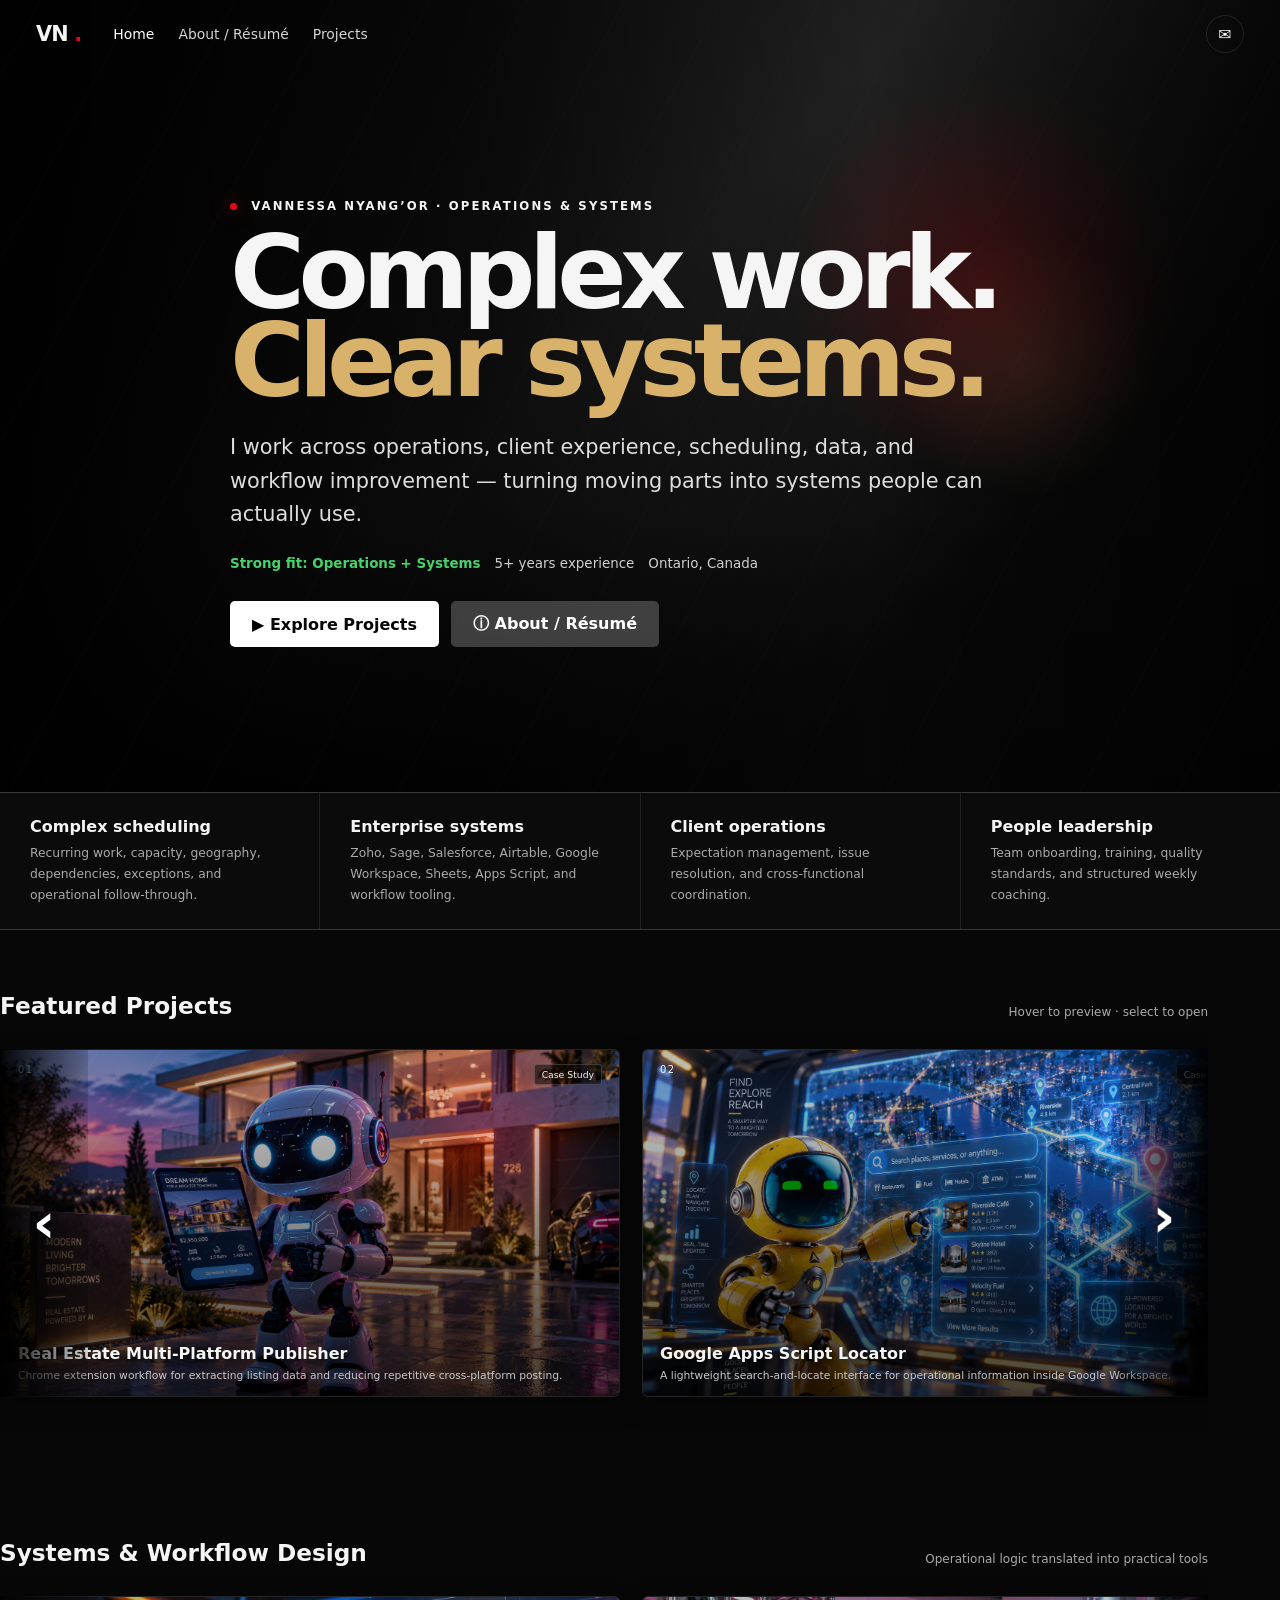
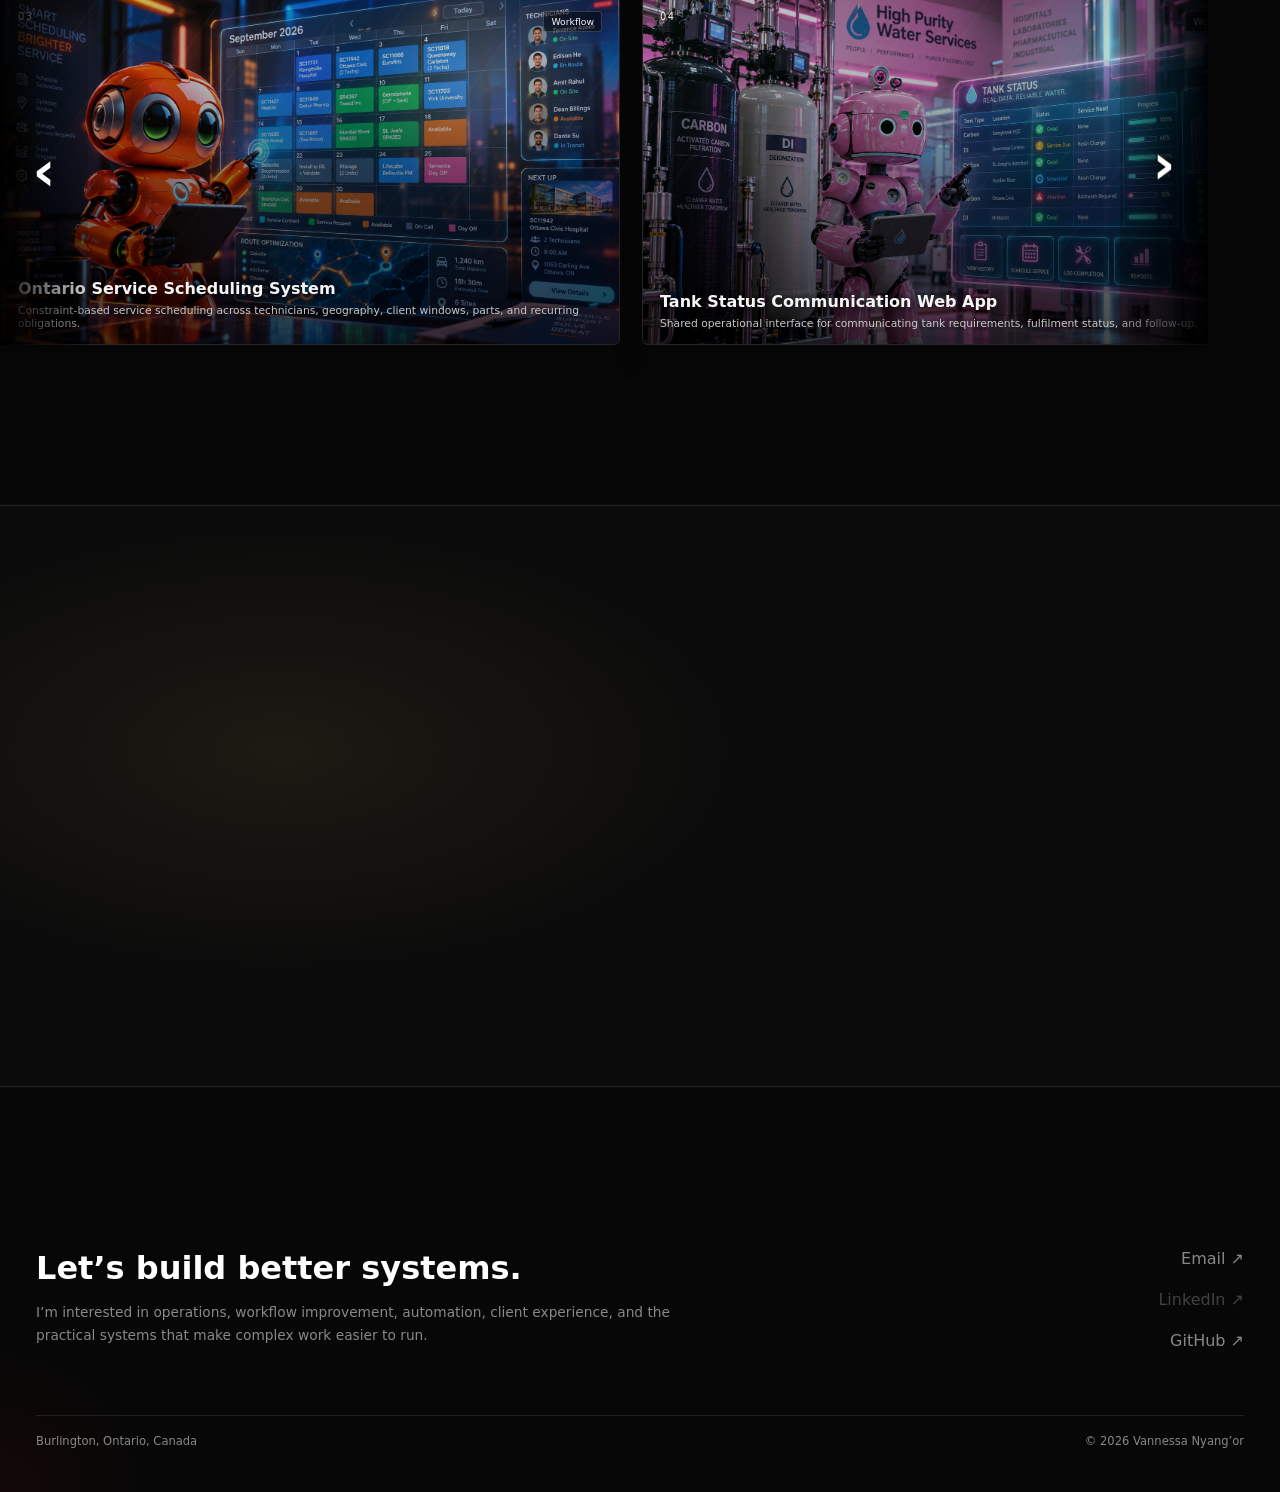
<file: index.html>
<!DOCTYPE html>

<html lang="en">
<head>
<meta charset="utf-8"/>
<meta content="width=device-width,initial-scale=1" name="viewport"/>
<title>
   Vannessa Nyang’or | Operations &amp; Systems
  </title>
<meta content="Vannessa Nyang’or — operations, client experience, scheduling, workflow improvement, and automation." name="description"/>
<meta content="Vannessa Nyang’or | Operations &amp; Systems" property="og:title"/>
<meta content="Operations, systems, workflow improvement, and practical automation." property="og:description"/>
<meta content="website" property="og:type"/>
<meta content="#070707" name="theme-color"/>
<link href="styles.css" rel="stylesheet"/>
</head>
<body>
<div class="site">
<nav class="nav">
<div class="shell nav-inner">
<a class="logo" href="index.html">
      VN
      <span>
       .
      </span>
</a>
<button aria-label="Open navigation" class="menu">
      ☰
     </button>
<div class="nav-links">
<a class="active" href="index.html">
       Home
      </a>
<a class="" href="about.html">
       About / Résumé
      </a>
<a class="" href="projects.html">
       Projects
      </a>
</div>
<div class="spacer">
</div>
<a aria-label="Email" class="contact-dot" data-link="email" href="mailto:vannessa.nyangor@gmail.com">
      ✉
     </a>
</div>
</nav>
<header class="hero">
<div class="shell hero-content">
<div class="kicker">
<span class="dot">
</span>
      Vannessa Nyang’or · Operations &amp; Systems
     </div>
<h1>
      Complex work.
      <br/>
<span class="accent">
       Clear systems.
      </span>
</h1>
<div class="hero-sub">
      I work across operations, client experience, scheduling, data, and workflow improvement — turning moving parts into systems people can actually use.
     </div>
<div class="hero-meta">
<span class="match">
       Strong fit: Operations + Systems
      </span>
<span>
       5+ years experience
      </span>
<span>
       Ontario, Canada
      </span>
</div>
<div class="actions">
<a class="btn primary" href="projects.html">
       ▶ Explore Projects
      </a>
<a class="btn secondary" href="about.html">
       ⓘ About / Résumé
      </a>
</div>
</div>
</header>
<section class="stats">
<div class="stat">
<b>
      Complex scheduling
     </b>
<span>
      Recurring work, capacity, geography, dependencies, exceptions, and operational follow-through.
     </span>
</div>
<div class="stat">
<b>
      Enterprise systems
     </b>
<span>
      Zoho, Sage, Salesforce, Airtable, Google Workspace, Sheets, Apps Script, and workflow tooling.
     </span>
</div>
<div class="stat">
<b>
      Client operations
     </b>
<span>
      Expectation management, issue resolution, and cross-functional coordination.
     </span>
</div>
<div class="stat">
<b>
      People leadership
     </b>
<span>
      Team onboarding, training, quality standards, and structured weekly coaching.
     </span>
</div>
</section>
<main class="content">
<section class="rail-section shell">
<div class="rail-head">
<h2>
       Featured Projects
      </h2>
<p>
       Hover to preview · select to open
      </p>
</div>
<div class="rail-wrap" data-rail="">
<button aria-label="Scroll left" class="rail-control left" data-dir="left">
       ‹
      </button>
<div class="rail">
<a class="tile reveal" data-project-key="realEstatePublisher" href="project-real-estate-publisher.html" style="--c1:#e50914;--c2:#241014">
<div class="tile-card">
<div class="tile-art">
</div>
<div class="tile-top">
<span class="tile-code">
           01
          </span>
<span class="tile-badge">
           Case Study
          </span>
</div>
<div class="tile-info">
<div class="tile-title">
           Real Estate Multi-Platform Publisher
          </div>
<div class="tile-sub">
           Chrome extension workflow for extracting listing data and reducing repetitive cross-platform posting.
          </div>
</div>
<div class="tile-hover">
<div class="tile-actions">
<span class="circle">
            ▶
           </span>
<span class="circle dark">
            ＋
           </span>
</div>
<div class="tile-desc">
           Chrome extension workflow for extracting listing data and reducing repetitive cross-platform posting.
          </div>
<div class="tile-tags">
<span>
            Chrome Extension
           </span>
<span>
            Automation
           </span>
<span>
            JavaScript
           </span>
</div>
</div>
</div>
</a>
<a class="tile reveal" data-project-key="appsScriptLocator" href="project-apps-script-locator.html" style="--c1:#4285f4;--c2:#0d1c32">
<div class="tile-card">
<div class="tile-art">
</div>
<div class="tile-top">
<span class="tile-code">
           02
          </span>
<span class="tile-badge">
           Case Study
          </span>
</div>
<div class="tile-info">
<div class="tile-title">
           Google Apps Script Locator
          </div>
<div class="tile-sub">
           A lightweight search-and-locate interface for operational information inside Google Workspace.
          </div>
</div>
<div class="tile-hover">
<div class="tile-actions">
<span class="circle">
            ▶
           </span>
<span class="circle dark">
            ＋
           </span>
</div>
<div class="tile-desc">
           A lightweight search-and-locate interface for operational information inside Google Workspace.
          </div>
<div class="tile-tags">
<span>
            Apps Script
           </span>
<span>
            Google Workspace
           </span>
<span>
            Search
           </span>
</div>
</div>
</div>
</a>
<a class="tile reveal" data-project-key="serviceScheduling" href="project-service-scheduling.html" style="--c1:#d7b06a;--c2:#2d2616">
<div class="tile-card">
<div class="tile-art">
</div>
<div class="tile-top">
<span class="tile-code">
           03
          </span>
<span class="tile-badge">
           Case Study
          </span>
</div>
<div class="tile-info">
<div class="tile-title">
           Ontario Service Scheduling System
          </div>
<div class="tile-sub">
           Constraint-based service scheduling across technicians, geography, client windows, parts, and recurring obligations.
          </div>
</div>
<div class="tile-hover">
<div class="tile-actions">
<span class="circle">
            ▶
           </span>
<span class="circle dark">
            ＋
           </span>
</div>
<div class="tile-desc">
           Constraint-based service scheduling across technicians, geography, client windows, parts, and recurring obligations.
          </div>
<div class="tile-tags">
<span>
            Scheduling
           </span>
<span>
            Zoho
           </span>
<span>
            Google Sheets
           </span>
<span>
            Operations
           </span>
</div>
</div>
</div>
</a>
<a class="tile reveal" data-project-key="tankStatus" href="project-tank-status.html" style="--c1:#00a878;--c2:#0b2a21">
<div class="tile-card">
<div class="tile-art">
</div>
<div class="tile-top">
<span class="tile-code">
           04
          </span>
<span class="tile-badge">
           Case Study
          </span>
</div>
<div class="tile-info">
<div class="tile-title">
           Tank Status Communication Web App
          </div>
<div class="tile-sub">
           Shared operational interface for communicating tank requirements, fulfilment status, and follow-up.
          </div>
</div>
<div class="tile-hover">
<div class="tile-actions">
<span class="circle">
            ▶
           </span>
<span class="circle dark">
            ＋
           </span>
</div>
<div class="tile-desc">
           Shared operational interface for communicating tank requirements, fulfilment status, and follow-up.
          </div>
<div class="tile-tags">
<span>
            Apps Script
           </span>
<span>
            Operations
           </span>
<span>
            Shared Tool
           </span>
</div>
</div>
</div>
</a>
</div>
<button aria-label="Scroll right" class="rail-control right" data-dir="right">
       ‹
      </button>
</div>
</section>
<section class="rail-section shell">
<div class="rail-head">
<h2>
       Systems &amp; Workflow Design
      </h2>
<p>
       Operational logic translated into practical tools
      </p>
</div>
<div class="rail-wrap" data-rail="">
<button aria-label="Scroll left" class="rail-control left" data-dir="left">
       ‹
      </button>
<div class="rail">
<a class="tile reveal" data-project-key="serviceScheduling" href="project-service-scheduling.html" style="--c1:#d7b06a;--c2:#2d2616">
<div class="tile-card">
<div class="tile-art">
</div>
<div class="tile-top">
<span class="tile-code">
           03
          </span>
<span class="tile-badge">
           Workflow
          </span>
</div>
<div class="tile-info">
<div class="tile-title">
           Ontario Service Scheduling System
          </div>
<div class="tile-sub">
           Constraint-based service scheduling across technicians, geography, client windows, parts, and recurring obligations.
          </div>
</div>
<div class="tile-hover">
<div class="tile-actions">
<span class="circle">
            ▶
           </span>
<span class="circle dark">
            ＋
           </span>
</div>
<div class="tile-desc">
           Constraint-based service scheduling across technicians, geography, client windows, parts, and recurring obligations.
          </div>
<div class="tile-tags">
<span>
            Scheduling
           </span>
<span>
            Zoho
           </span>
<span>
            Google Sheets
           </span>
<span>
            Operations
           </span>
</div>
</div>
</div>
</a>
<a class="tile reveal" data-project-key="tankStatus" href="project-tank-status.html" style="--c1:#00a878;--c2:#0b2a21">
<div class="tile-card">
<div class="tile-art">
</div>
<div class="tile-top">
<span class="tile-code">
           04
          </span>
<span class="tile-badge">
           Workflow
          </span>
</div>
<div class="tile-info">
<div class="tile-title">
           Tank Status Communication Web App
          </div>
<div class="tile-sub">
           Shared operational interface for communicating tank requirements, fulfilment status, and follow-up.
          </div>
</div>
<div class="tile-hover">
<div class="tile-actions">
<span class="circle">
            ▶
           </span>
<span class="circle dark">
            ＋
           </span>
</div>
<div class="tile-desc">
           Shared operational interface for communicating tank requirements, fulfilment status, and follow-up.
          </div>
<div class="tile-tags">
<span>
            Apps Script
           </span>
<span>
            Operations
           </span>
<span>
            Shared Tool
           </span>
</div>
</div>
</div>
</a>
<a class="tile reveal" data-project-key="invoiceAutomation" href="project-invoice-automation.html" style="--c1:#f04b3d;--c2:#2b1210">
<div class="tile-card">
<div class="tile-art">
</div>
<div class="tile-top">
<span class="tile-code">
           05
          </span>
<span class="tile-badge">
           Automation
          </span>
</div>
<div class="tile-info">
<div class="tile-title">
           Invoice Automation
          </div>
<div class="tile-sub">
           Google Apps Script automation that monitors invoice emails, extracts key PDF fields, records structured data in Google Sheets, and logs exceptions.
          </div>
</div>
<div class="tile-hover">
<div class="tile-actions">
<span class="circle">
            ▶
           </span>
<span class="circle dark">
            ＋
           </span>
</div>
<div class="tile-desc">
           Google Apps Script automation that monitors invoice emails, extracts key PDF fields, records structured data in Google Sheets, and logs exceptions.
          </div>
<div class="tile-tags">
<span>
            Apps Script
           </span>
<span>
            Gmail
           </span>
<span>
            Google Sheets
           </span>
</div>
</div>
</div>
</a><a class="tile reveal" data-project-key="canadaBuysPublisher" href="project-canada-buys-publisher.html" style="--c1:#d8b26a;--c2:#1d251c">
<div class="tile-card">
<div class="tile-art">
</div>
<div class="tile-top">
<span class="tile-code">06</span>
<span class="tile-badge">Case Study</span>
</div>
<div class="tile-info">
<div class="tile-title">CanadaBuys Procurement Publisher</div>
<div class="tile-sub">
           Google Apps Script automation that monitors invoice emails, extracts key PDF fields, records structured data in Google Sheets, and logs exceptions.
          </div>
</div>
<div class="tile-hover">
<div class="tile-actions">
<span class="circle">
            ▶
           </span>
<span class="circle dark">
            ＋
           </span>
</div>
<div class="tile-desc">Extracts tender details from CanadaBuys and structures procurement opportunity records for HubSpot CRM.</div>
<div class="tile-tags">



<span>Chrome Extension</span><span>CanadaBuys</span><span>HubSpot CRM</span></div>
</div>
</div>
</a>
</div>
<button aria-label="Scroll right" class="rail-control right" data-dir="right">
       ‹
      </button>
</div>
</section>
<section class="deep-section">
<div class="shell split reveal">
<div>
<div class="kicker">
<span class="dot">
</span>
        How I work
       </div>
<h2>
        Operations first.
        <br/>
        Technology where it helps.
       </h2>
<p>
        I start with the operational problem — what is getting lost, repeated, delayed, or misunderstood — and use workflow design, data structure, communication, and technology to make it easier to run.
       </p>
<div class="actions">
<a class="btn outline" href="about.html">
         View experience
        </a>
</div>
</div>
<div class="system-visual">
<div class="system-card one">
<b>
         01 · Identify the constraint
        </b>
<span>
         Capacity, timing, ownership, missing information, dependencies, or exception rules.
        </span>
</div>
<div class="system-card two">
<b>
         02 · Build the workflow
        </b>
<span>
         Make the decision path visible, repeatable, auditable, and easy to maintain.
        </span>
</div>
<div class="system-card three">
<b>
         03 · Improve the handoff
        </b>
<span>
         Keep clients, teams, and systems aligned through completion.
        </span>
</div>
</div>
</div>
</section>
</main>
<footer class="footer">
<div class="shell">
<div class="footer-grid">
<div>
<h2>
        Let’s build better systems.
       </h2>
<p>
        I’m interested in operations, workflow improvement, automation, client experience, and the practical systems that make complex work easier to run.
       </p>
</div>
<div class="footer-links">
<a data-link="email" href="mailto:vannessa.nyangor@gmail.com">
        Email ↗
       </a>
<a data-link="linkedin" href="#" title="Replace with your LinkedIn URL">
        LinkedIn ↗
       </a>
<a data-link="github" href="#" title="Replace with your GitHub URL">
        GitHub ↗
       </a>
</div>
</div>
<div class="footer-bottom">
<span>
       Burlington, Ontario, Canada
      </span>
<span>
       ©
       <span data-year="">
</span>
       Vannessa Nyang’or
      </span>
</div>
</div>
</footer>
</div>
<script src="site-config.js">
</script>
<script src="site.js">
</script>
</body>
</html>
</file>
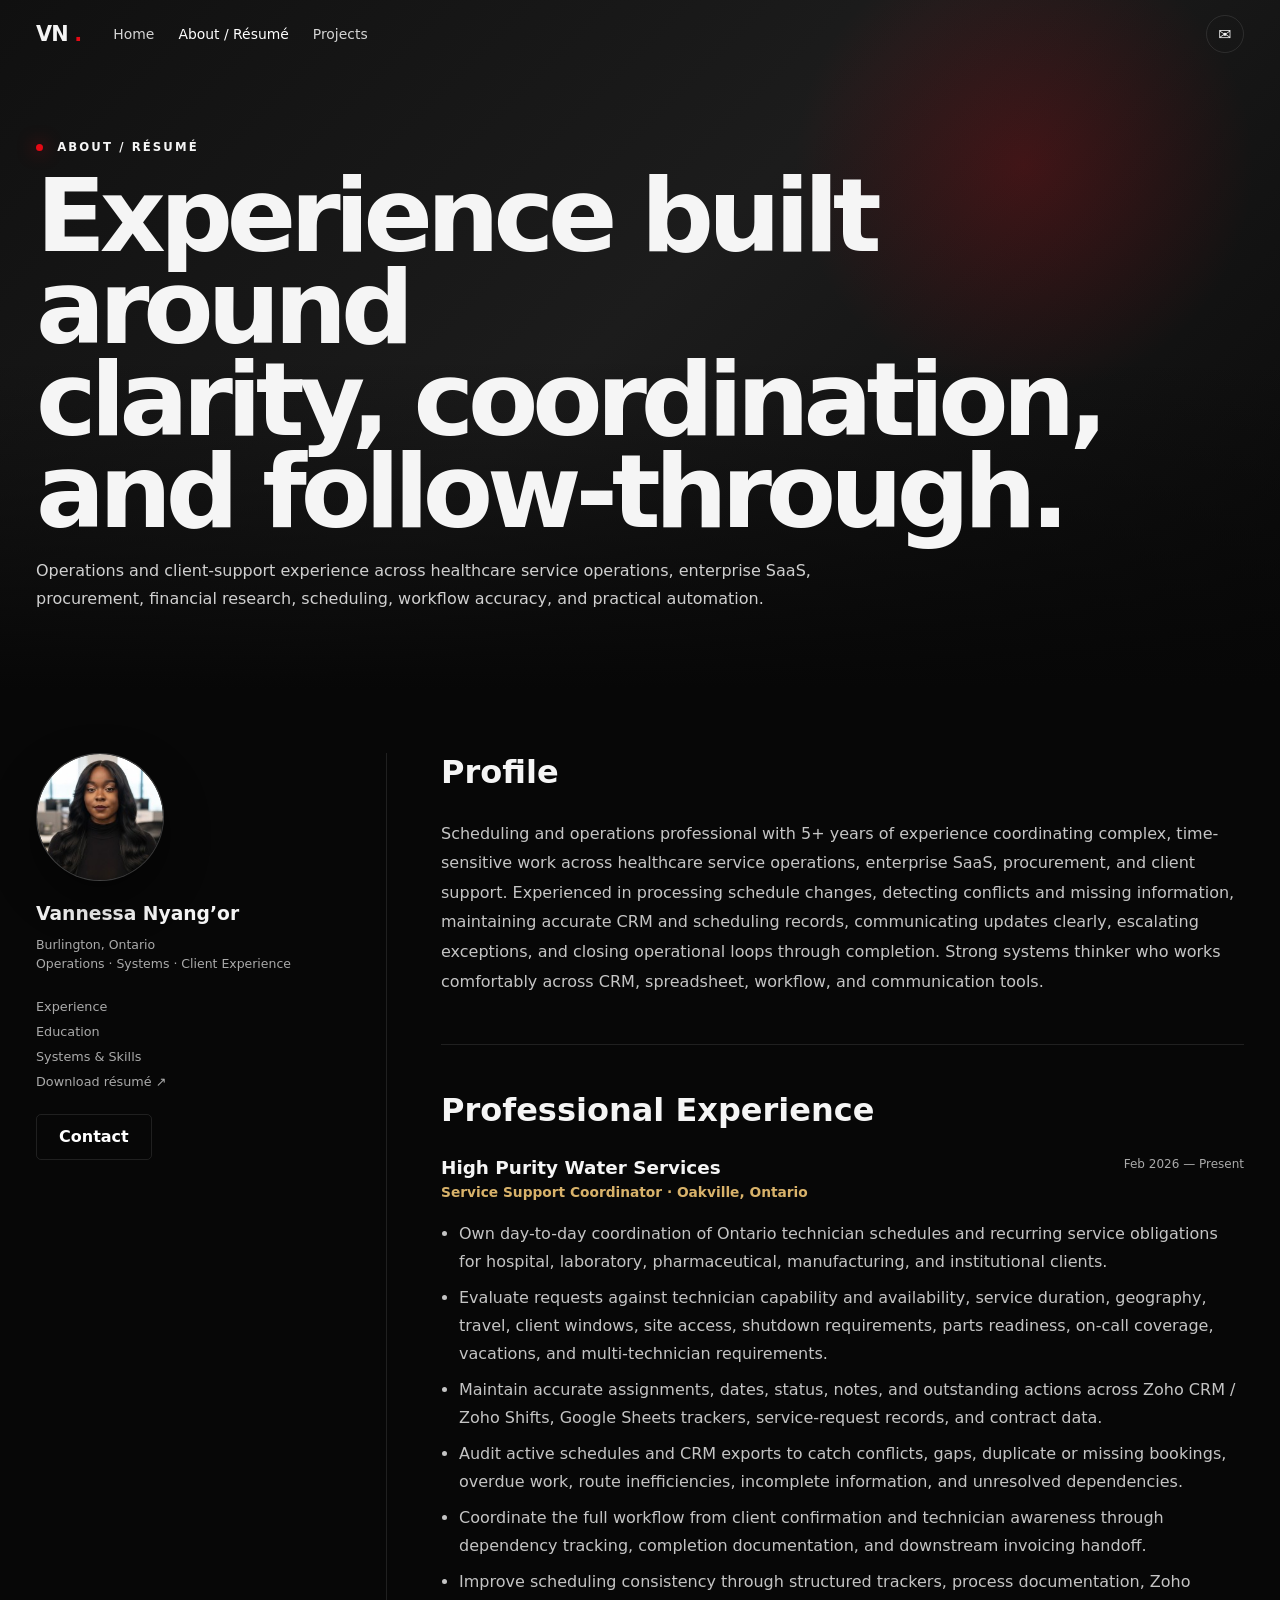
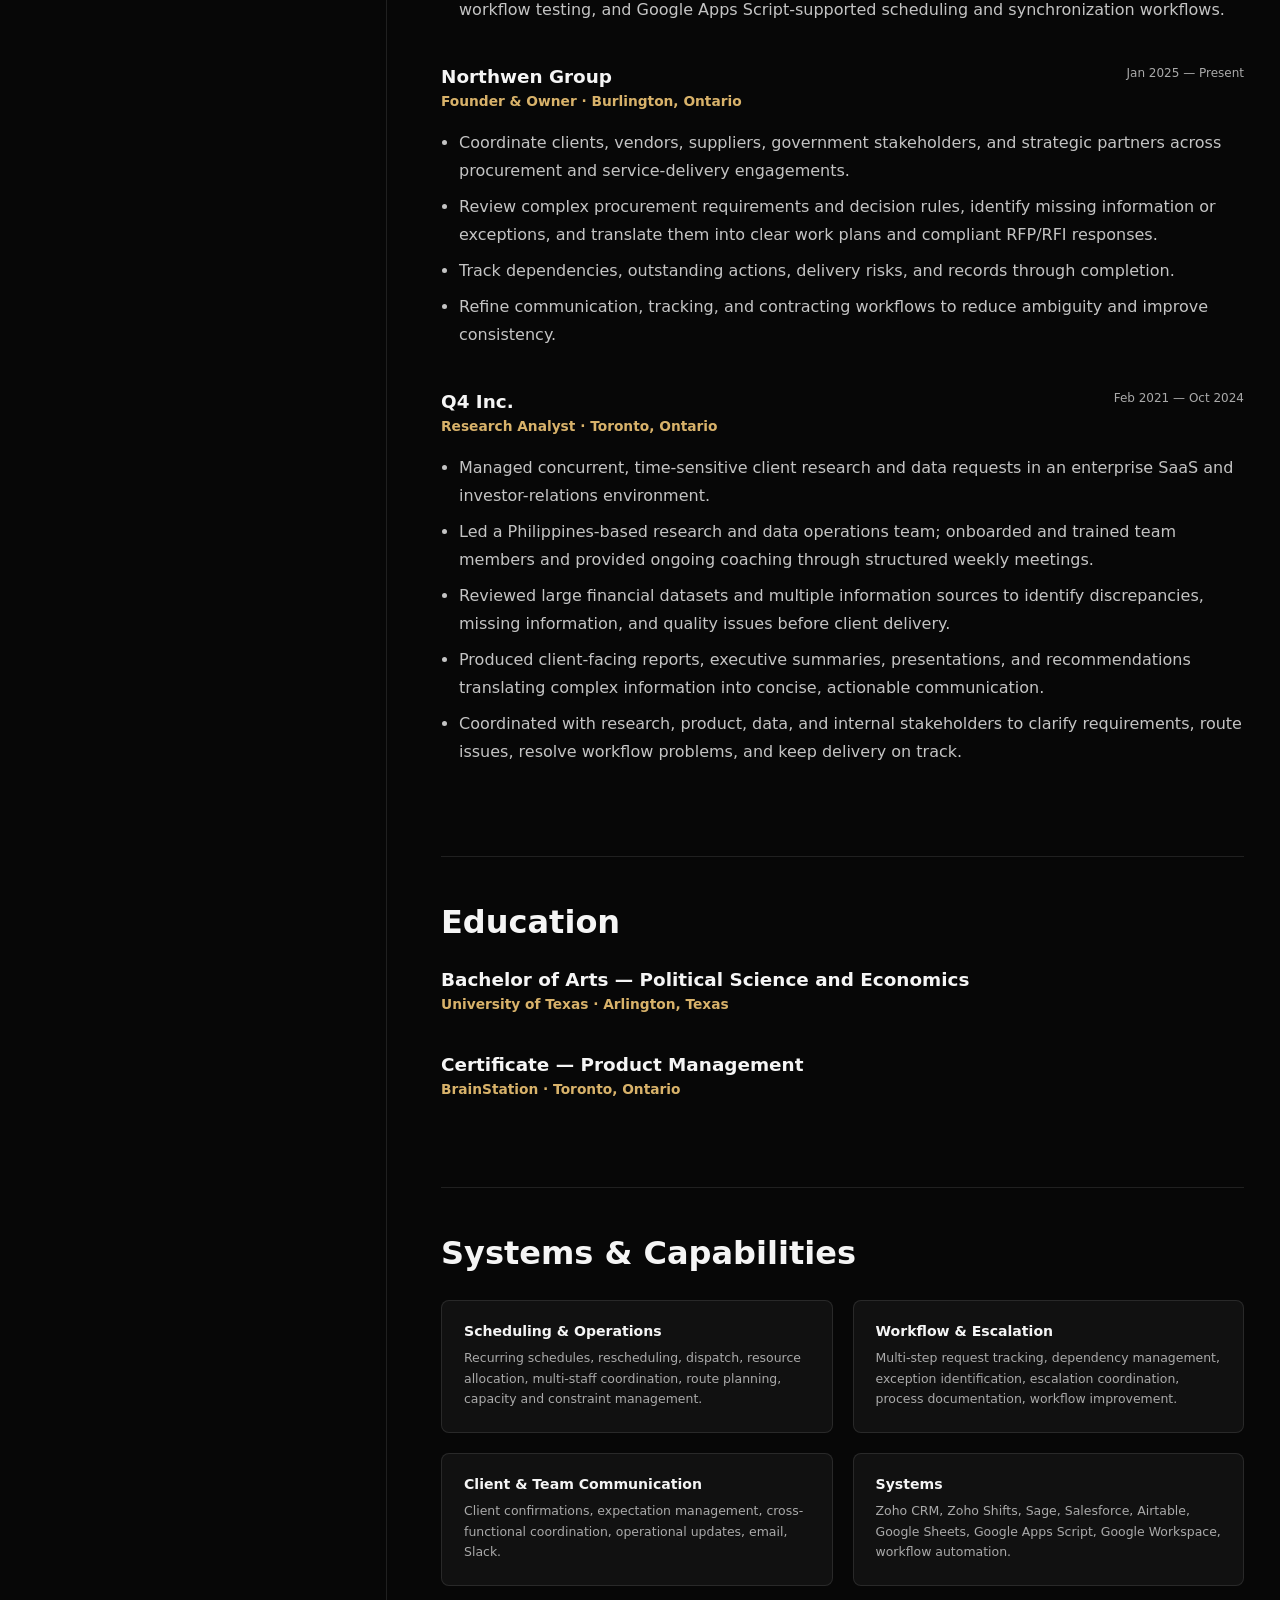
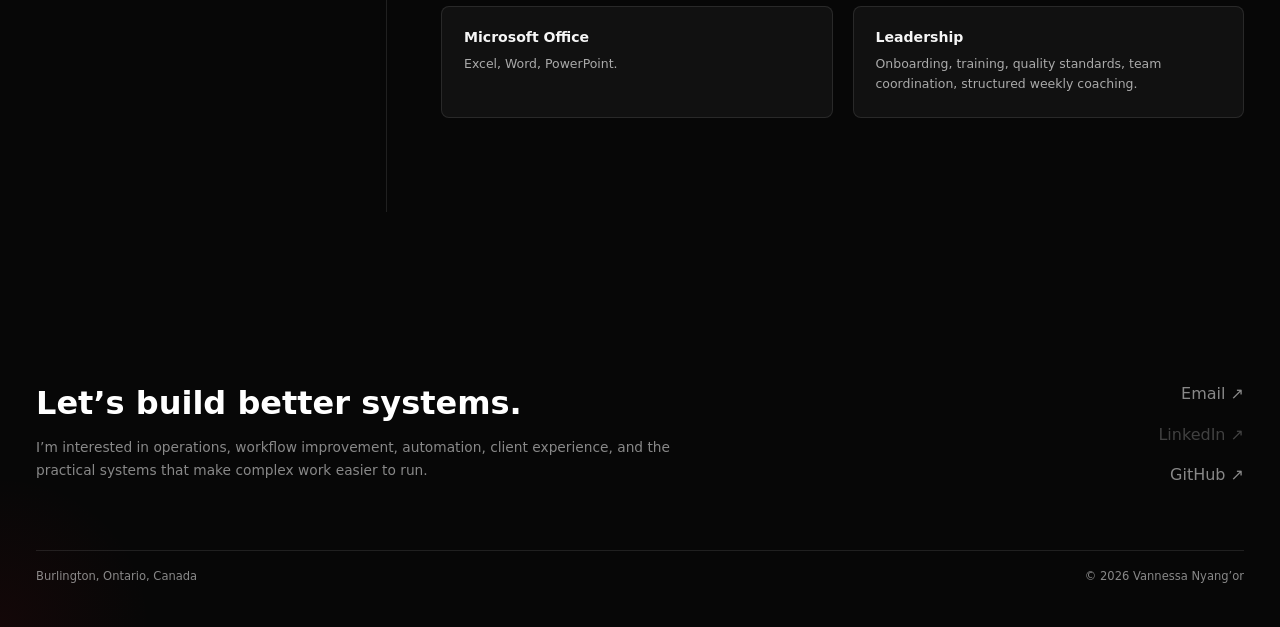
<file: about.html>
<!DOCTYPE html>
<html lang="en">
 <head>
  <meta charset="utf-8">
  <meta content="width=device-width,initial-scale=1" name="viewport">
  <title>
   About | Vannessa Nyang&rsquo;or
  </title>
  <meta content="Vannessa Nyang&rsquo;or &mdash; operations, client experience, scheduling, workflow improvement, and automation." name="description">
  <meta content="About | Vannessa Nyang&rsquo;or" property="og:title">
  <meta content="Operations, systems, workflow improvement, and practical automation." property="og:description">
  <meta content="website" property="og:type">
  <meta content="#070707" name="theme-color">
  <link href="styles.css" rel="stylesheet">
 </head>
 <body>
  <div class="site">
   <nav class="nav">
    <div class="shell nav-inner">
     <a class="logo" href="index.html">
      VN
      <span>
       .
      </span>
     </a>
     <button aria-label="Open navigation" class="menu">
      ☰
     </button>
     <div class="nav-links">
      <a class="" href="index.html">
       Home
      </a>
      <a class="active" href="about.html">
       About / R&eacute;sum&eacute;
      </a>
      <a class="" href="projects.html">
       Projects
      </a>
     </div>
     <div class="spacer">
     </div>
     <a aria-label="Email" class="contact-dot" data-link="email" href="mailto:vannessa.nyangor@gmail.com">
      ✉
     </a>
    </div>
   </nav>
   <header class="page-hero">
    <div class="shell">
     <div class="kicker">
      <span class="dot">
      </span>
      About / R&eacute;sum&eacute;
     </div>
     <h1>
      Experience built around
      <br>
      clarity, coordination, and follow-through.
     </h1>
     <p>
      Operations and client-support experience across healthcare service operations, enterprise SaaS, procurement, financial research, scheduling, workflow accuracy, and practical automation.
     </p>
    </div>
   </header>
   <main class="shell resume-shell">
    <aside class="resume-menu">
     <div class="profile-shell" data-profile>
      <img alt="Vannessa Nyang&rsquo;or" class="profile">
      <div aria-hidden="false" class="profile-fallback">
       VN
      </div>
     </div>
     <h3>
      Vannessa Nyang&rsquo;or
     </h3>
     <p>
      Burlington, Ontario
      <br>
      Operations &middot; Systems &middot; Client Experience
     </p>
     <div class="resume-links">
      <a href="#experience">
       Experience
      </a>
      <a href="#education">
       Education
      </a>
      <a href="#skills">
       Systems & Skills
      </a>
      <a data-resume-link href="Vannessa-Nyangor-Resume.docx">
       Download r&eacute;sum&eacute; &nearrow;
      </a>
     </div>
     <a class="btn outline" data-link="email" href="mailto:vannessa.nyangor@gmail.com">
      Contact
     </a>
    </aside>
    <section class="resume-main">
     <section class="resume-section reveal">
      <h2>
       Profile
      </h2>
      <p style="color:#c5c5c5;line-height:1.85;margin:0">
       Scheduling and operations professional with 5+ years of experience coordinating complex, time-sensitive work across healthcare service operations, enterprise SaaS, procurement, and client support. Experienced in processing schedule changes, detecting conflicts and missing information, maintaining accurate CRM and scheduling records, communicating updates clearly, escalating exceptions, and closing operational loops through completion. Strong systems thinker who works comfortably across CRM, spreadsheet, workflow, and communication tools.
      </p>
     </section>
     <section class="resume-section" id="experience">
      <h2>
       Professional Experience
      </h2>
      <article class="job reveal">
       <div class="job-head">
        <div>
         <h3>
          High Purity Water Services
         </h3>
         <div class="role">
          Service Support Coordinator &middot; Oakville, Ontario
         </div>
        </div>
        <div class="date">
         Feb 2026 &mdash; Present
        </div>
       </div>
       <ul>
        <li>
         Own day-to-day coordination of Ontario technician schedules and recurring service obligations for hospital, laboratory, pharmaceutical, manufacturing, and institutional clients.
        </li>
        <li>
         Evaluate requests against technician capability and availability, service duration, geography, travel, client windows, site access, shutdown requirements, parts readiness, on-call coverage, vacations, and multi-technician requirements.
        </li>
        <li>
         Maintain accurate assignments, dates, status, notes, and outstanding actions across Zoho CRM / Zoho Shifts, Google Sheets trackers, service-request records, and contract data.
        </li>
        <li>
         Audit active schedules and CRM exports to catch conflicts, gaps, duplicate or missing bookings, overdue work, route inefficiencies, incomplete information, and unresolved dependencies.
        </li>
        <li>
         Coordinate the full workflow from client confirmation and technician awareness through dependency tracking, completion documentation, and downstream invoicing handoff.
        </li>
        <li>
         Improve scheduling consistency through structured trackers, process documentation, Zoho workflow testing, and Google Apps Script-supported scheduling and synchronization workflows.
        </li>
       </ul>
      </article>
      <article class="job reveal">
       <div class="job-head">
        <div>
         <h3>
          Northwen Group
         </h3>
         <div class="role">
          Founder & Owner &middot; Burlington, Ontario
         </div>
        </div>
        <div class="date">
         Jan 2025 &mdash; Present
        </div>
       </div>
       <ul>
        <li>
         Coordinate clients, vendors, suppliers, government stakeholders, and strategic partners across procurement and service-delivery engagements.
        </li>
        <li>
         Review complex procurement requirements and decision rules, identify missing information or exceptions, and translate them into clear work plans and compliant RFP/RFI responses.
        </li>
        <li>
         Track dependencies, outstanding actions, delivery risks, and records through completion.
        </li>
        <li>
         Refine communication, tracking, and contracting workflows to reduce ambiguity and improve consistency.
        </li>
       </ul>
      </article>
      <article class="job reveal">
       <div class="job-head">
        <div>
         <h3>
          Q4 Inc.
         </h3>
         <div class="role">
          Research Analyst &middot; Toronto, Ontario
         </div>
        </div>
        <div class="date">
         Feb 2021 &mdash; Oct 2024
        </div>
       </div>
       <ul>
        <li>
         Managed concurrent, time-sensitive client research and data requests in an enterprise SaaS and investor-relations environment.
        </li>
        <li>
         Led a Philippines-based research and data operations team; onboarded and trained team members and provided ongoing coaching through structured weekly meetings.
        </li>
        <li>
         Reviewed large financial datasets and multiple information sources to identify discrepancies, missing information, and quality issues before client delivery.
        </li>
        <li>
         Produced client-facing reports, executive summaries, presentations, and recommendations translating complex information into concise, actionable communication.
        </li>
        <li>
         Coordinated with research, product, data, and internal stakeholders to clarify requirements, route issues, resolve workflow problems, and keep delivery on track.
        </li>
       </ul>
      </article>
     </section>
     <section class="resume-section reveal" id="education">
      <h2>
       Education
      </h2>
      <div class="job">
       <h3>
        Bachelor of Arts &mdash; Political Science and Economics
       </h3>
       <div class="role">
        University of Texas &middot; Arlington, Texas
       </div>
      </div>
      <div class="job">
       <h3>
        Certificate &mdash; Product Management
       </h3>
       <div class="role">
        BrainStation &middot; Toronto, Ontario
       </div>
      </div>
     </section>
     <section class="resume-section reveal" id="skills">
      <h2>
       Systems & Capabilities
      </h2>
      <div class="skills-grid">
       <div class="skill-box">
        <h3>
         Scheduling & Operations
        </h3>
        <p>
         Recurring schedules, rescheduling, dispatch, resource allocation, multi-staff coordination, route planning, capacity and constraint management.
        </p>
       </div>
       <div class="skill-box">
        <h3>
         Workflow & Escalation
        </h3>
        <p>
         Multi-step request tracking, dependency management, exception identification, escalation coordination, process documentation, workflow improvement.
        </p>
       </div>
       <div class="skill-box">
        <h3>
         Client & Team Communication
        </h3>
        <p>
         Client confirmations, expectation management, cross-functional coordination, operational updates, email, Slack.
        </p>
       </div>
       <div class="skill-box">
        <h3>
         Systems
        </h3>
        <p>
         Zoho CRM, Zoho Shifts, Sage, Salesforce, Airtable, Google Sheets, Google Apps Script, Google Workspace, workflow automation.
        </p>
       </div>
       <div class="skill-box">
        <h3>
         Microsoft Office
        </h3>
        <p>
         Excel, Word, PowerPoint.
        </p>
       </div>
       <div class="skill-box">
        <h3>
         Leadership
        </h3>
        <p>
         Onboarding, training, quality standards, team coordination, structured weekly coaching.
        </p>
       </div>
      </div>
     </section>
    </section>
   </main>
   <footer class="footer">
    <div class="shell">
     <div class="footer-grid">
      <div>
       <h2>
        Let&rsquo;s build better systems.
       </h2>
       <p>
        I&rsquo;m interested in operations, workflow improvement, automation, client experience, and the practical systems that make complex work easier to run.
       </p>
      </div>
      <div class="footer-links">
       <a data-link="email" href="mailto:vannessa.nyangor@gmail.com">
        Email &nearrow;
       </a>
       <a data-link="linkedin" href="#" title="Replace with your LinkedIn URL">
        LinkedIn &nearrow;
       </a>
       <a data-link="github" href="#" title="Replace with your GitHub URL">
        GitHub &nearrow;
       </a>
      </div>
     </div>
     <div class="footer-bottom">
      <span>
       Burlington, Ontario, Canada
      </span>
      <span>
       &copy;
       <span data-year>
       </span>
       Vannessa Nyang&rsquo;or
      </span>
     </div>
    </div>
   </footer>
  </div>
  <script src="site-config.js">
  </script>
  <script src="site.js">
  </script>
 </body>
</html>
</file>
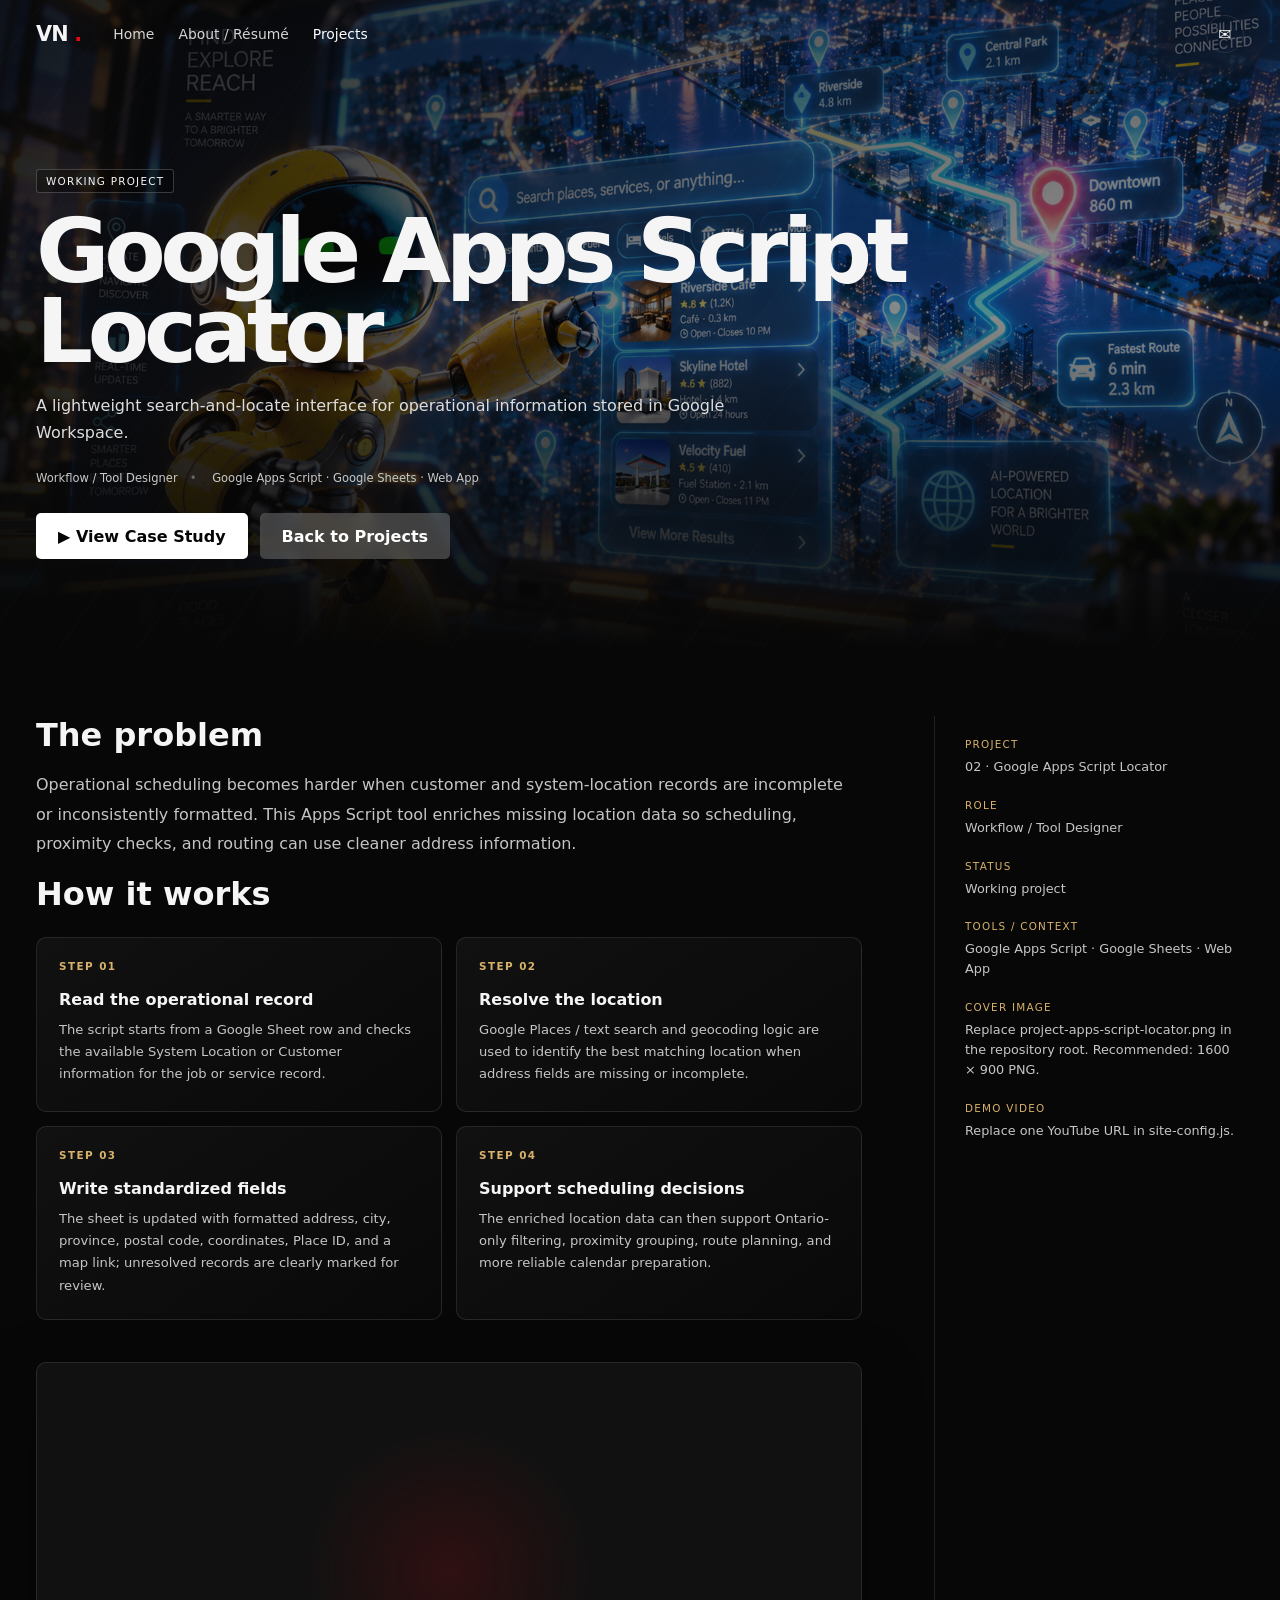
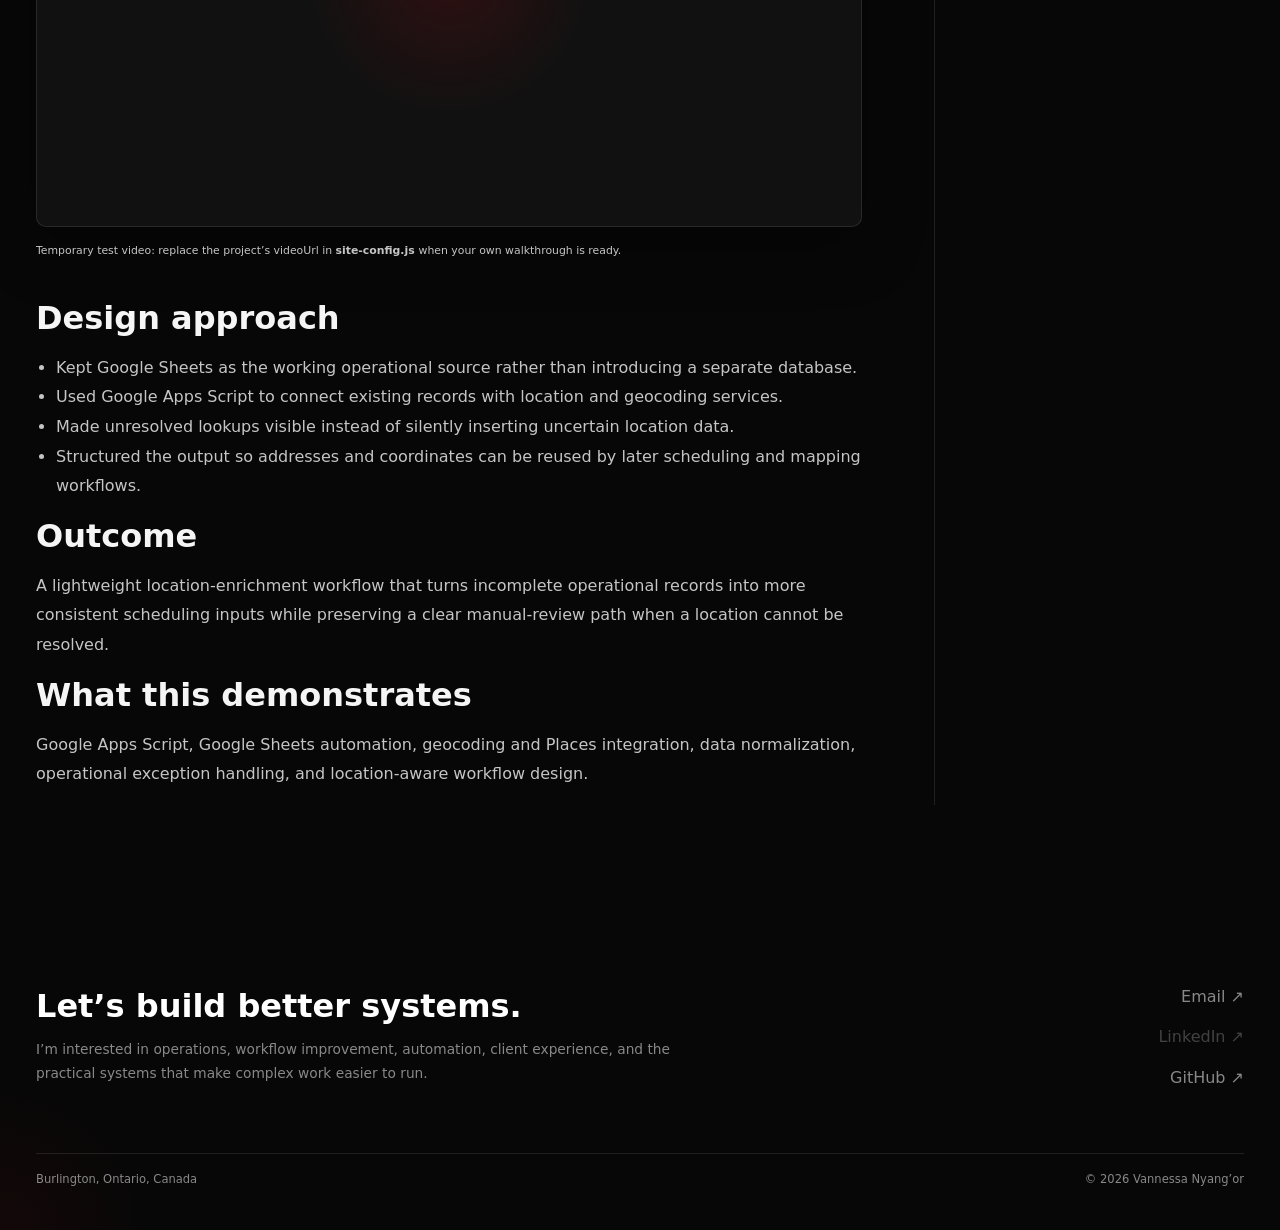
<file: project-apps-script-locator.html>
<!DOCTYPE html>
<html lang="en">
 <head>
  <meta charset="utf-8"/>
  <meta content="width=device-width, initial-scale=1" name="viewport"/>
  <title>
   Google Apps Script Locator | Vannessa Nyang&rsquo;or
  </title>
  <meta content="A lightweight search-and-locate interface for operational information stored in Google Workspace." name="description"/>
  <meta content="Google Apps Script Locator | Vannessa Nyang&rsquo;or" property="og:title"/>
  <meta content="A lightweight search-and-locate interface for operational information stored in Google Workspace." property="og:description"/>
  <meta content="website" property="og:type"/>
  <meta content="#070707" name="theme-color"/>
  <link href="styles.css" rel="stylesheet"/>
 </head>
 <body>
  <div class="site">
   <nav class="nav">
    <div class="shell nav-inner">
     <a class="logo" href="index.html">
      VN
      <span>
       .
      </span>
     </a>
     <button aria-label="Open navigation" class="menu">
      ☰
     </button>
     <div class="nav-links">
      <a href="index.html">
       Home
      </a>
      <a href="about.html">
       About / R&eacute;sum&eacute;
      </a>
      <a class="active" href="projects.html">
       Projects
      </a>
     </div>
     <div class="spacer">
     </div>
     <a aria-label="Email" class="contact-dot" data-link="email" href="mailto:vannessa.nyangor@gmail.com">
      ✉
     </a>
    </div>
   </nav>
   <header class="case-hero" data-project-key="appsScriptLocator" style="--case-accent:#2f81f7; --case-dark:#101a2b;">
    <div class="shell">
     <span class="case-badge">
      Working project
     </span>
     <h1>
      Google Apps Script Locator
     </h1>
     <p>
      A lightweight search-and-locate interface for operational information stored in Google Workspace.
     </p>
     <div class="case-meta">
      <span>
       Workflow / Tool Designer
      </span>
      <span>
       Google Apps Script &middot; Google Sheets &middot; Web App
      </span>
     </div>
     <div class="actions" style="margin-top:28px">
      <a class="btn primary" href="#case-study">
       ▶ View Case Study
      </a>
      <a class="btn secondary" href="projects.html">
       Back to Projects
      </a>
     </div>
    </div>
   </header>
   <main class="shell case-content" id="case-study">
    <article class="case-body">
     <section class="reveal">
      <h2>
       The problem
      </h2>
      <p>
       Operational scheduling becomes harder when customer and system-location records are incomplete or inconsistently formatted. This Apps Script tool enriches missing location data so scheduling, proximity checks, and routing can use cleaner address information.
      </p>
     </section>
     <section class="reveal">
      <h2>
       How it works
      </h2>
      <div class="workflow-steps">
       <div class="workflow-step">
        <span class="step-number">
         Step 01
        </span>
        <h3>
         Read the operational record
        </h3>
        <p>
         The script starts from a Google Sheet row and checks the available System Location or Customer information for the job or service record.
        </p>
       </div>
       <div class="workflow-step">
        <span class="step-number">
         Step 02
        </span>
        <h3>
         Resolve the location
        </h3>
        <p>
         Google Places / text search and geocoding logic are used to identify the best matching location when address fields are missing or incomplete.
        </p>
       </div>
       <div class="workflow-step">
        <span class="step-number">
         Step 03
        </span>
        <h3>
         Write standardized fields
        </h3>
        <p>
         The sheet is updated with formatted address, city, province, postal code, coordinates, Place ID, and a map link; unresolved records are clearly marked for review.
        </p>
       </div>
       <div class="workflow-step">
        <span class="step-number">
         Step 04
        </span>
        <h3>
         Support scheduling decisions
        </h3>
        <p>
         The enriched location data can then support Ontario-only filtering, proximity grouping, route planning, and more reliable calendar preparation.
        </p>
       </div>
      </div>
     </section>
     <div class="media reveal" data-project-video="appsScriptLocator">
      <div class="media-placeholder">
       <div class="play">
        ▶
       </div>
       <b>
        Project demo video
       </b>
       <span>
        The video URL is controlled from site-config.js. Paste a normal YouTube link there and this player updates automatically.
       </span>
      </div>
     </div>
     <p class="media-note">
      Temporary test video: replace the project&rsquo;s videoUrl in
      <strong>
       site-config.js
      </strong>
      when your own walkthrough is ready.
     </p>
     <section class="reveal">
      <h2>
       Design approach
      </h2>
      <ul>
       <li>
        Kept Google Sheets as the working operational source rather than introducing a separate database.
       </li>
       <li>
        Used Google Apps Script to connect existing records with location and geocoding services.
       </li>
       <li>
        Made unresolved lookups visible instead of silently inserting uncertain location data.
       </li>
       <li>
        Structured the output so addresses and coordinates can be reused by later scheduling and mapping workflows.
       </li>
      </ul>
     </section>
     <section class="reveal">
      <h2>
       Outcome
      </h2>
      <p>
       A lightweight location-enrichment workflow that turns incomplete operational records into more consistent scheduling inputs while preserving a clear manual-review path when a location cannot be resolved.
      </p>
     </section>
     <section class="reveal">
      <h2>
       What this demonstrates
      </h2>
      <p>
       Google Apps Script, Google Sheets automation, geocoding and Places integration, data normalization, operational exception handling, and location-aware workflow design.
      </p>
     </section>
    </article>
    <aside class="case-aside reveal">
     <dl>
      <dt>
       Project
      </dt>
      <dd>
       02 &middot; Google Apps Script Locator
      </dd>
      <dt>
       Role
      </dt>
      <dd>
       Workflow / Tool Designer
      </dd>
      <dt>
       Status
      </dt>
      <dd>
       Working project
      </dd>
      <dt>
       Tools / Context
      </dt>
      <dd>
       Google Apps Script &middot; Google Sheets &middot; Web App
      </dd>
      <dt>
       Cover image
      </dt>
      <dd>
       Replace project-apps-script-locator.png in the repository root. Recommended: 1600 &times; 900 PNG.
      </dd>
      <dt>
       Demo video
      </dt>
      <dd>
       Replace one YouTube URL in site-config.js.
      </dd>
     </dl>
    </aside>
   </main>
   <footer class="footer">
    <div class="shell">
     <div class="footer-grid">
      <div>
       <h2>
        Let&rsquo;s build better systems.
       </h2>
       <p>
        I&rsquo;m interested in operations, workflow improvement, automation, client experience, and the practical systems that make complex work easier to run.
       </p>
      </div>
      <div class="footer-links">
       <a data-link="email" href="mailto:vannessa.nyangor@gmail.com">
        Email &nearrow;
       </a>
       <a aria-disabled="true" data-link="linkedin" href="#">
        LinkedIn &nearrow;
       </a>
       <a data-link="github" href="https://github.com/Vannessalytics">
        GitHub &nearrow;
       </a>
      </div>
     </div>
     <div class="footer-bottom">
      <span>
       Burlington, Ontario, Canada
      </span>
      <span>
       &copy;
       <span data-year="">
       </span>
       Vannessa Nyang&rsquo;or
      </span>
     </div>
    </div>
   </footer>
  </div>
  <script src="site-config.js">
  </script>
  <script src="site.js">
  </script>
 </body>
</html>
</file>
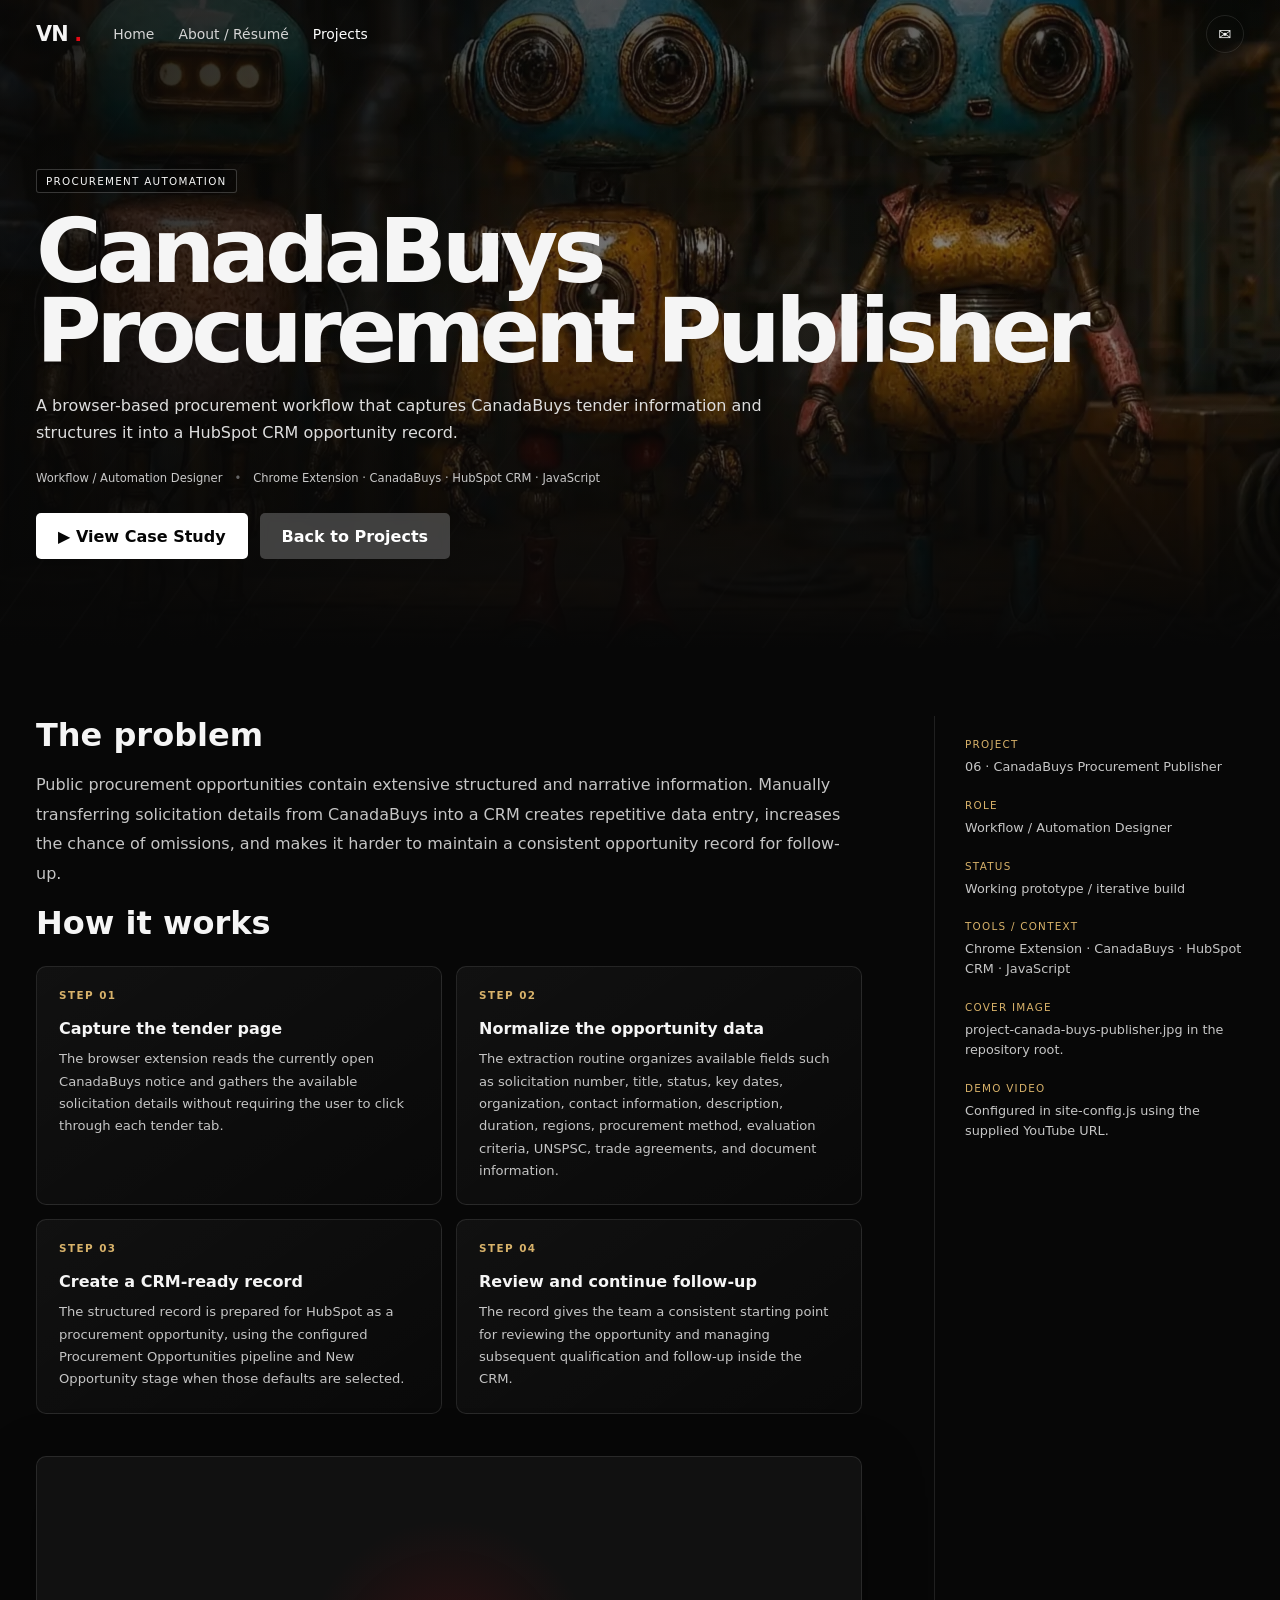
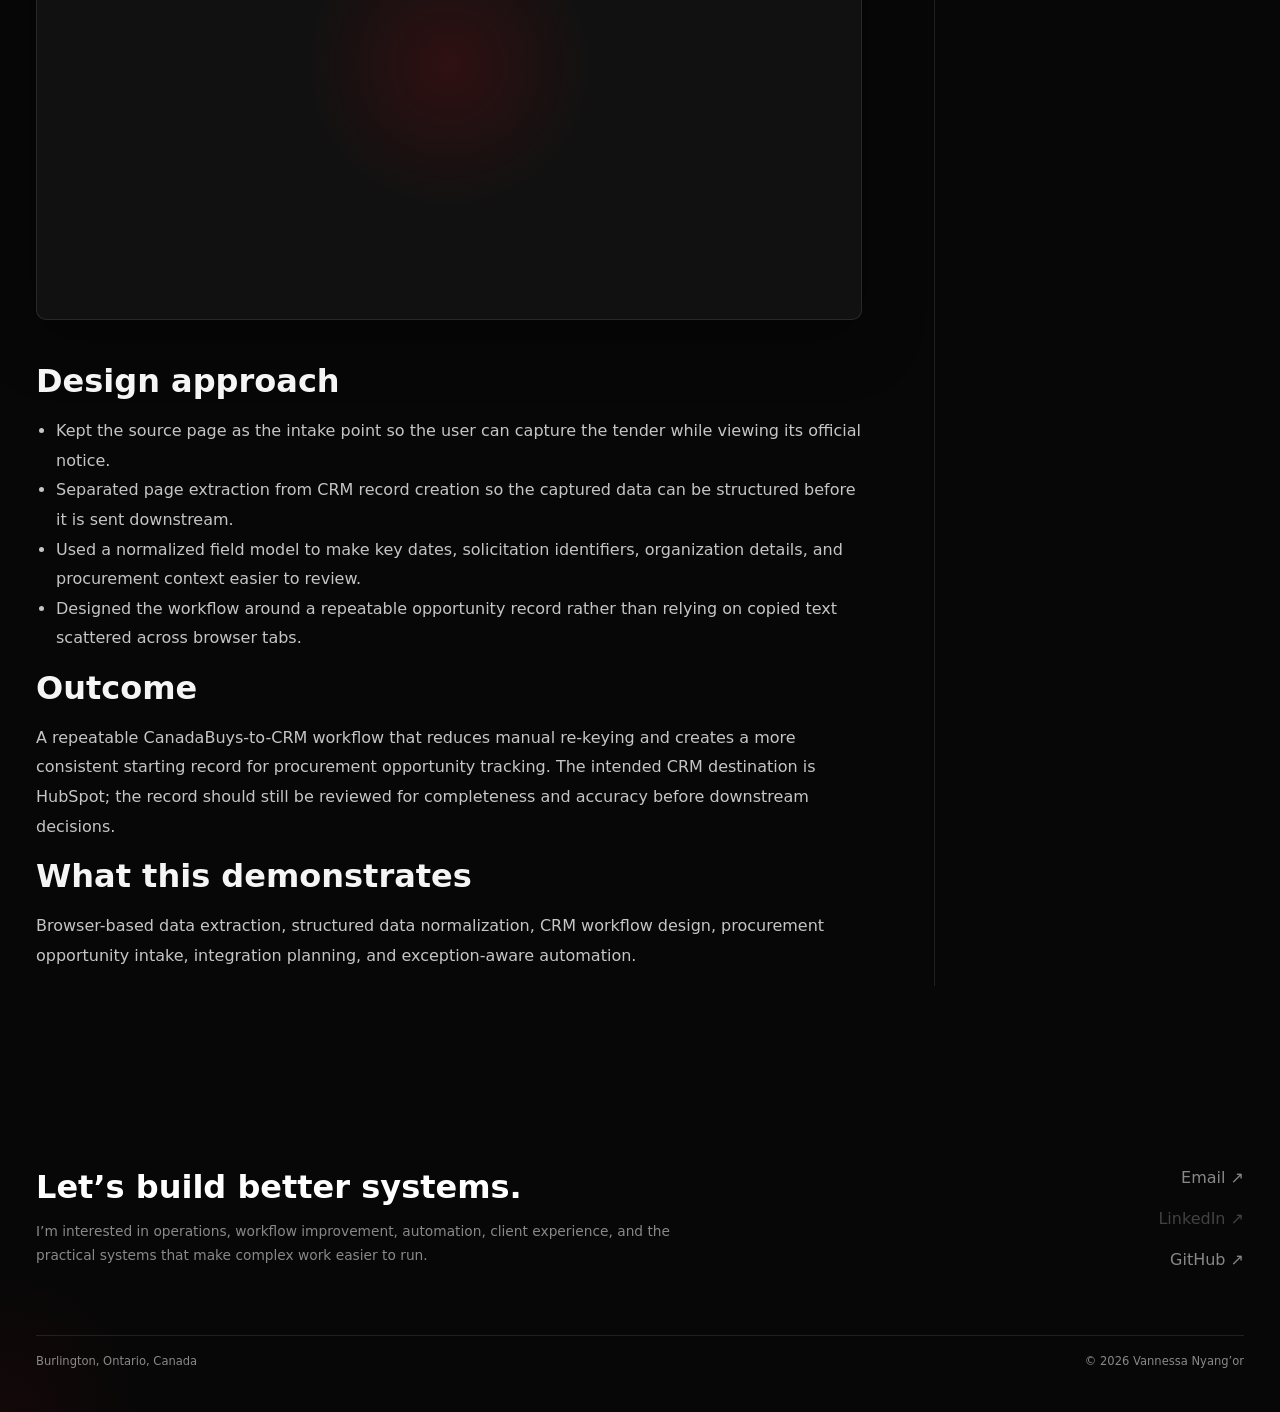
<file: project-canada-buys-publisher.html>
<!DOCTYPE html>

<html lang="en">
<head>
<meta charset="utf-8"/>
<meta content="width=device-width, initial-scale=1" name="viewport"/>
<title>CanadaBuys Procurement Publisher | Vannessa Nyang’or</title>
<meta content="Chrome extension workflow that extracts CanadaBuys tender details and creates structured procurement opportunity records in HubSpot." name="description"/>
<meta content="CanadaBuys Procurement Publisher | Vannessa Nyang’or" property="og:title"/>
<meta content="Extract CanadaBuys solicitation details into structured HubSpot procurement opportunity records." property="og:description"/>
<meta content="website" property="og:type"/>
<meta content="#070707" name="theme-color"/>
<link href="styles.css" rel="stylesheet"/>
</head>
<body>
<div class="site">
<nav class="nav">
<div class="shell nav-inner">
<a class="logo" href="index.html">
      VN
      <span>
       .
      </span>
</a>
<button aria-label="Open navigation" class="menu">
      ☰
     </button>
<div class="nav-links">
<a href="index.html">
       Home
      </a>
<a href="about.html">
       About / Résumé
      </a>
<a class="active" href="projects.html">
       Projects
      </a>
</div>
<div class="spacer">
</div>
<a aria-label="Email" class="contact-dot" data-link="email" href="mailto:vannessa.nyangor@gmail.com">
      ✉
     </a>
</div>
</nav>
<header class="case-hero" data-project-key="canadaBuysPublisher" style="--case-accent:#d8b26a; --case-dark:#1d251c;">
<div class="shell">
<span class="case-badge">Procurement Automation</span>
<h1>CanadaBuys Procurement Publisher</h1>
<p>A browser-based procurement workflow that captures CanadaBuys tender information and structures it into a HubSpot CRM opportunity record.</p>
<div class="case-meta">
<span>Workflow / Automation Designer</span>
<span>Chrome Extension · CanadaBuys · HubSpot CRM · JavaScript</span>
</div>
<div class="actions" style="margin-top:28px">
<a class="btn primary" href="#case-study">
       ▶ View Case Study
      </a>
<a class="btn secondary" href="projects.html">
       Back to Projects
      </a>
</div>
</div>
</header>
<main class="shell case-content" id="case-study">
<article class="case-body"><section class="reveal"><h2>The problem</h2><p>Public procurement opportunities contain extensive structured and narrative information. Manually transferring solicitation details from CanadaBuys into a CRM creates repetitive data entry, increases the chance of omissions, and makes it harder to maintain a consistent opportunity record for follow-up.</p></section><section class="reveal"><h2>How it works</h2><div class="workflow-steps"><div class="workflow-step"><span class="step-number">Step 01</span><h3>Capture the tender page</h3><p>The browser extension reads the currently open CanadaBuys notice and gathers the available solicitation details without requiring the user to click through each tender tab.</p></div><div class="workflow-step"><span class="step-number">Step 02</span><h3>Normalize the opportunity data</h3><p>The extraction routine organizes available fields such as solicitation number, title, status, key dates, organization, contact information, description, duration, regions, procurement method, evaluation criteria, UNSPSC, trade agreements, and document information.</p></div><div class="workflow-step"><span class="step-number">Step 03</span><h3>Create a CRM-ready record</h3><p>The structured record is prepared for HubSpot as a procurement opportunity, using the configured Procurement Opportunities pipeline and New Opportunity stage when those defaults are selected.</p></div><div class="workflow-step"><span class="step-number">Step 04</span><h3>Review and continue follow-up</h3><p>The record gives the team a consistent starting point for reviewing the opportunity and managing subsequent qualification and follow-up inside the CRM.</p></div></div></section><div class="media reveal" data-project-video="canadaBuysPublisher"><div class="media-placeholder"><div class="play">▶</div><b>Project demo video</b><span>Watch the walkthrough of the CanadaBuys-to-HubSpot procurement workflow.</span></div></div><section class="reveal"><h2>Design approach</h2><ul><li>Kept the source page as the intake point so the user can capture the tender while viewing its official notice.</li><li>Separated page extraction from CRM record creation so the captured data can be structured before it is sent downstream.</li><li>Used a normalized field model to make key dates, solicitation identifiers, organization details, and procurement context easier to review.</li><li>Designed the workflow around a repeatable opportunity record rather than relying on copied text scattered across browser tabs.</li></ul></section><section class="reveal"><h2>Outcome</h2><p>A repeatable CanadaBuys-to-CRM workflow that reduces manual re-keying and creates a more consistent starting record for procurement opportunity tracking. The intended CRM destination is HubSpot; the record should still be reviewed for completeness and accuracy before downstream decisions.</p></section><section class="reveal"><h2>What this demonstrates</h2><p>Browser-based data extraction, structured data normalization, CRM workflow design, procurement opportunity intake, integration planning, and exception-aware automation.</p></section></article>
<aside class="case-aside reveal">
<dl>












<dt>Project</dt><dd>06 · CanadaBuys Procurement Publisher</dd><dt>Role</dt><dd>Workflow / Automation Designer</dd><dt>Status</dt><dd>Working prototype / iterative build</dd><dt>Tools / Context</dt><dd>Chrome Extension · CanadaBuys · HubSpot CRM · JavaScript</dd><dt>Cover image</dt><dd>project-canada-buys-publisher.jpg in the repository root.</dd><dt>Demo video</dt><dd>Configured in site-config.js using the supplied YouTube URL.</dd></dl>
</aside>
</main>
<footer class="footer">
<div class="shell">
<div class="footer-grid">
<div>
<h2>
        Let’s build better systems.
       </h2>
<p>
        I’m interested in operations, workflow improvement, automation, client experience, and the practical systems that make complex work easier to run.
       </p>
</div>
<div class="footer-links">
<a data-link="email" href="mailto:vannessa.nyangor@gmail.com">
        Email ↗
       </a>
<a aria-disabled="true" data-link="linkedin" href="#">
        LinkedIn ↗
       </a>
<a data-link="github" href="https://github.com/Vannessalytics">
        GitHub ↗
       </a>
</div>
</div>
<div class="footer-bottom">
<span>
       Burlington, Ontario, Canada
      </span>
<span>
       ©
       <span data-year="">
</span>
       Vannessa Nyang’or
      </span>
</div>
</div>
</footer>
</div>
<script src="site-config.js">
</script>
<script src="site.js">
</script>
</body>
</html>
</file>
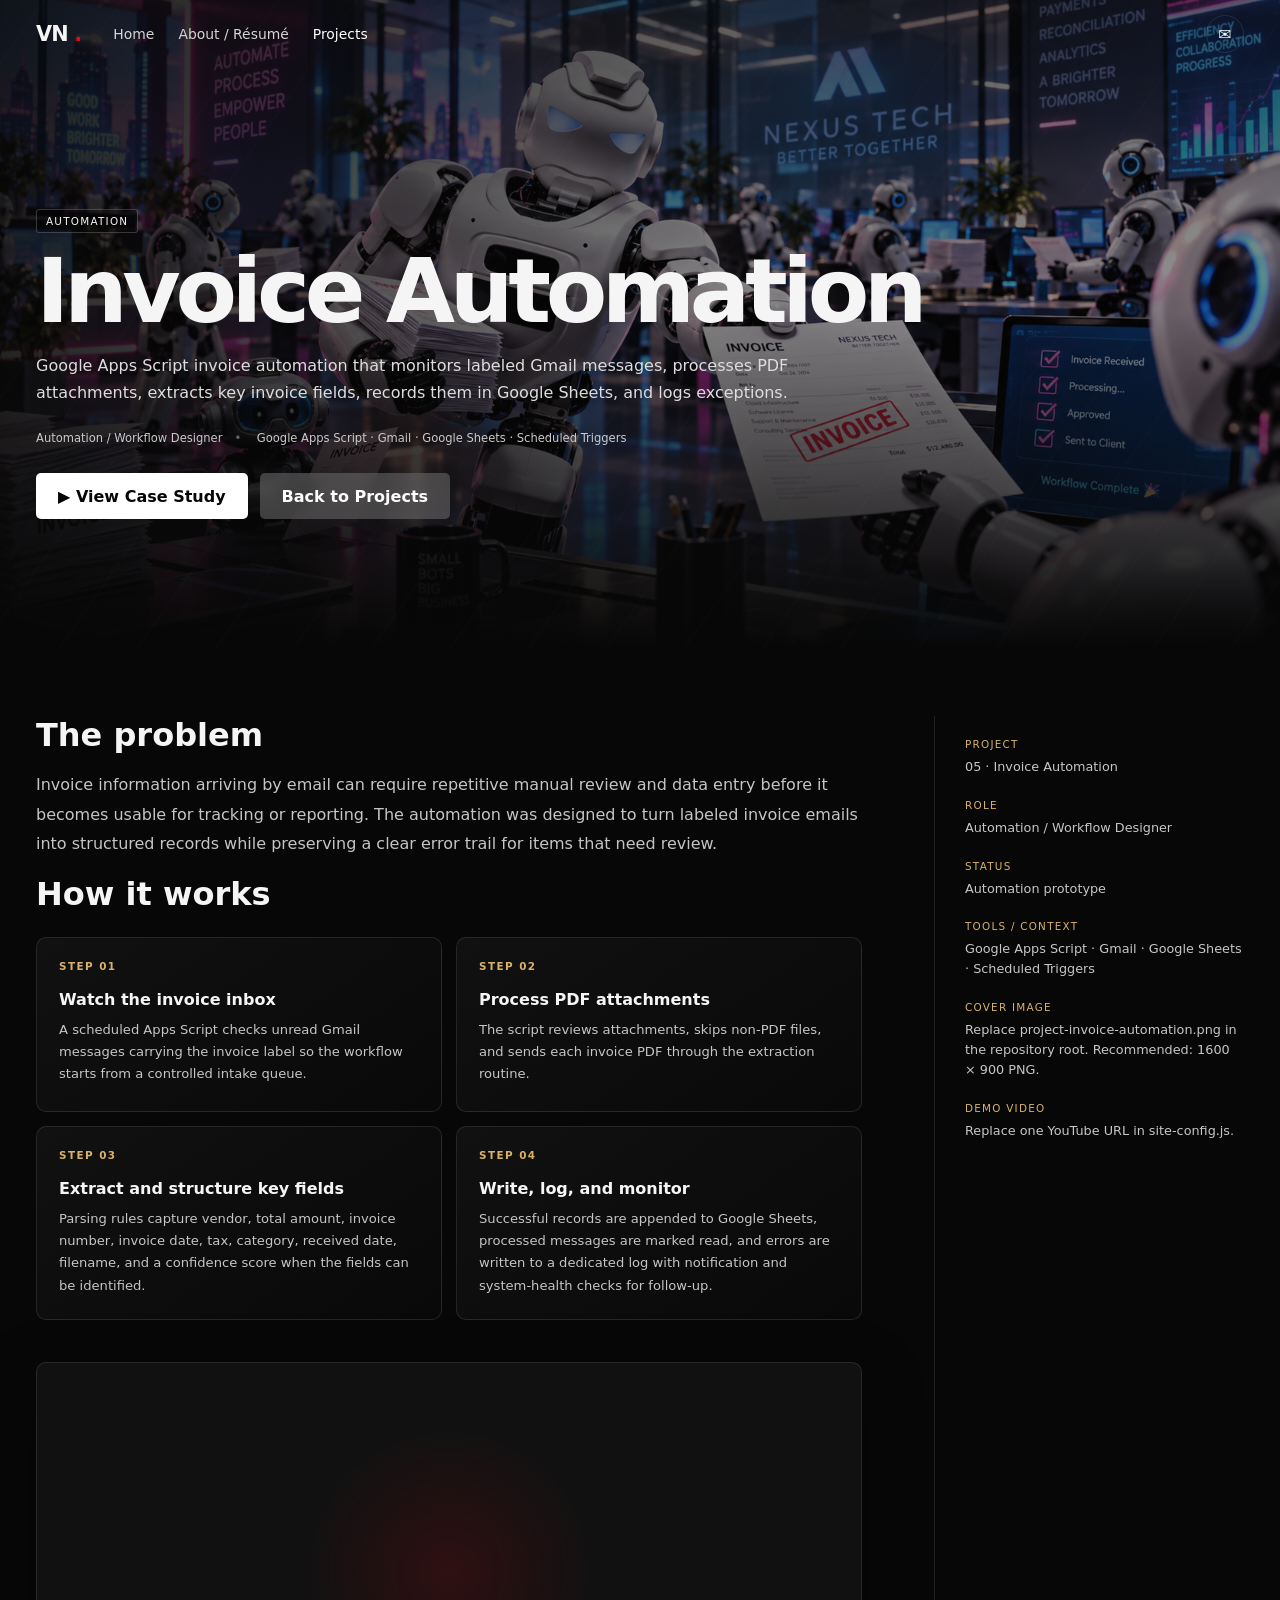
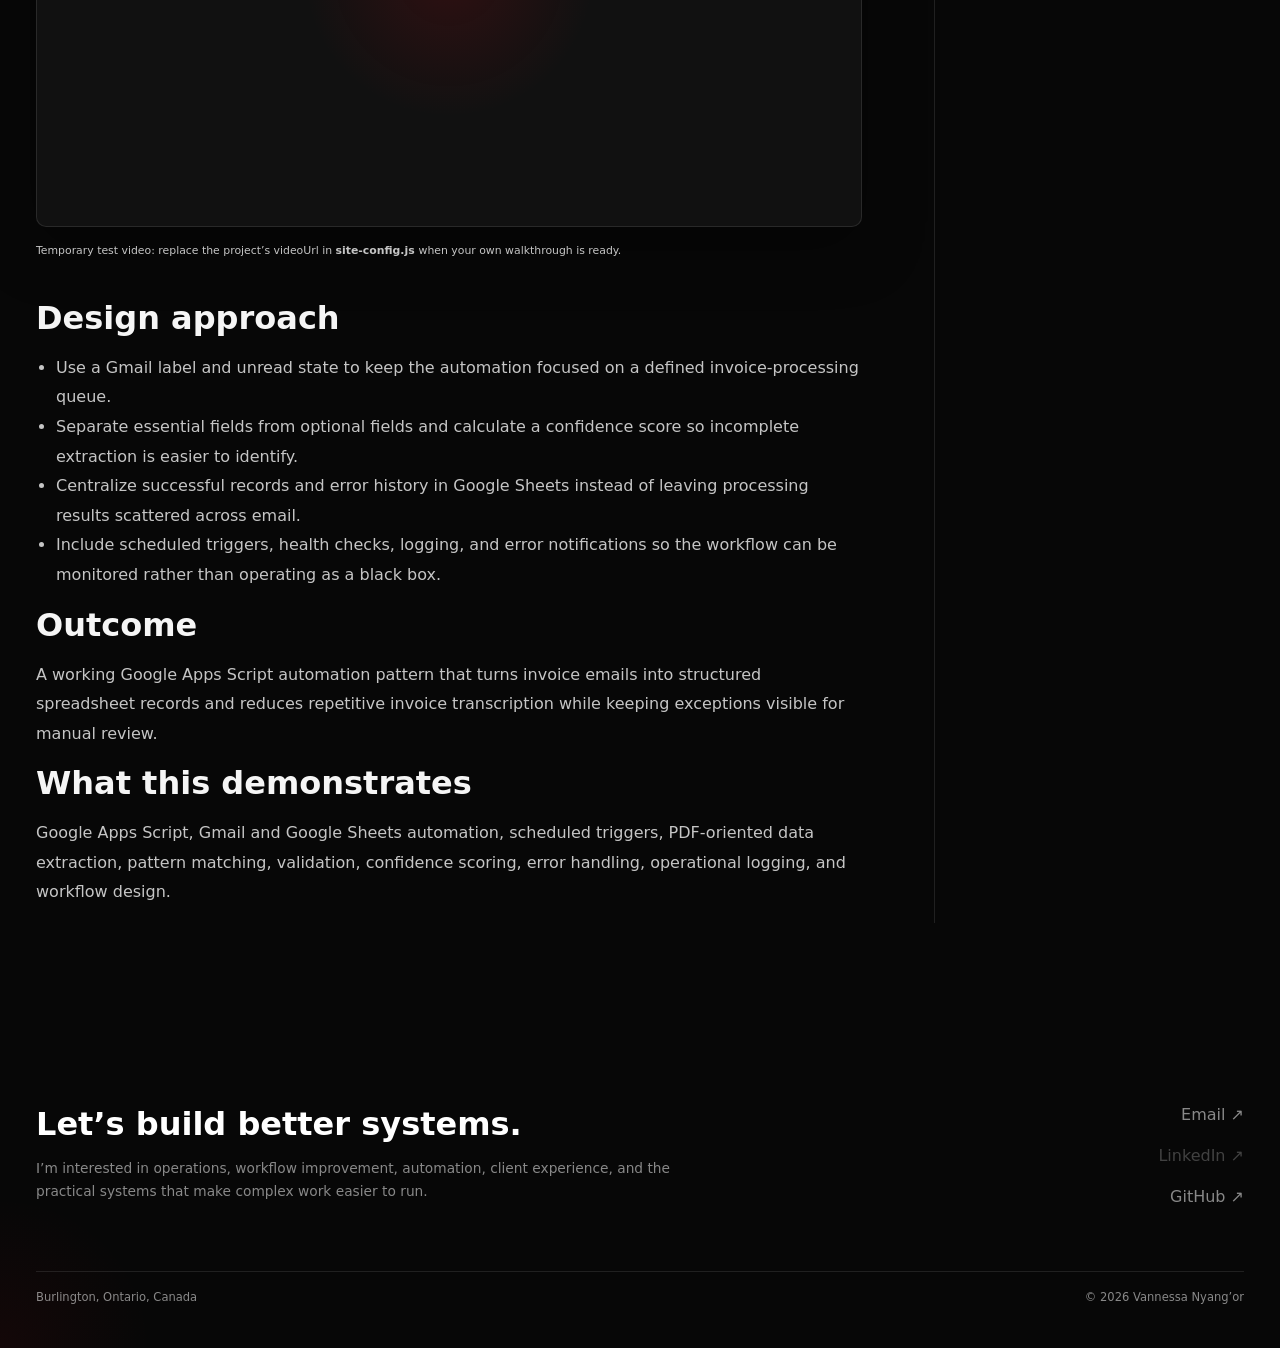
<file: project-invoice-automation.html>
<!DOCTYPE html>
<html lang="en">
 <head>
  <meta charset="utf-8">
  <meta content="width=device-width, initial-scale=1" name="viewport">
  <title>
   Invoice Automation | Vannessa Nyang&rsquo;or
  </title>
  <meta content="Google Apps Script invoice automation that monitors labeled Gmail messages, processes PDF attachments, extracts key invoice fields, records them in Google Sheets, and logs exceptions." name="description">
  <meta content="Invoice Automation | Vannessa Nyang&rsquo;or" property="og:title">
  <meta content="Google Apps Script invoice automation that monitors labeled Gmail messages, processes PDF attachments, extracts key invoice fields, records them in Google Sheets, and logs exceptions." property="og:description">
  <meta content="website" property="og:type">
  <meta content="#070707" name="theme-color">
  <link href="styles.css" rel="stylesheet">
 </head>
 <body>
  <div class="site">
   <nav class="nav">
    <div class="shell nav-inner">
     <a class="logo" href="index.html">
      VN
      <span>
       .
      </span>
     </a>
     <button aria-label="Open navigation" class="menu">
      ☰
     </button>
     <div class="nav-links">
      <a href="index.html">
       Home
      </a>
      <a href="about.html">
       About / R&eacute;sum&eacute;
      </a>
      <a class="active" href="projects.html">
       Projects
      </a>
     </div>
     <div class="spacer">
     </div>
     <a aria-label="Email" class="contact-dot" data-link="email" href="mailto:vannessa.nyangor@gmail.com">
      ✉
     </a>
    </div>
   </nav>
   <header class="case-hero" data-project-key="invoiceAutomation" style="--case-accent:#9f76ff; --case-dark:#1d1630;">
    <div class="shell">
     <span class="case-badge">
      Automation
     </span>
     <h1>
      Invoice Automation
     </h1>
     <p>
      Google Apps Script invoice automation that monitors labeled Gmail messages, processes PDF attachments, extracts key invoice fields, records them in Google Sheets, and logs exceptions.
     </p>
     <div class="case-meta">
      <span>
       Automation / Workflow Designer
      </span>
      <span>
       Google Apps Script &middot; Gmail &middot; Google Sheets &middot; Scheduled Triggers
      </span>
     </div>
     <div class="actions" style="margin-top:28px">
      <a class="btn primary" href="#case-study">
       ▶ View Case Study
      </a>
      <a class="btn secondary" href="projects.html">
       Back to Projects
      </a>
     </div>
    </div>
   </header>
   <main class="shell case-content" id="case-study">
    <article class="case-body">
     <section class="reveal">
      <h2>
       The problem
      </h2>
      <p>
       Invoice information arriving by email can require repetitive manual review and data entry before it becomes usable for tracking or reporting. The automation was designed to turn labeled invoice emails into structured records while preserving a clear error trail for items that need review.
      </p>
     </section>
     <section class="reveal">
      <h2>
       How it works
      </h2>
      <div class="workflow-steps">
       <div class="workflow-step">
        <span class="step-number">
         Step 01
        </span>
        <h3>
         Watch the invoice inbox
        </h3>
        <p>
         A scheduled Apps Script checks unread Gmail messages carrying the invoice label so the workflow starts from a controlled intake queue.
        </p>
       </div>
       <div class="workflow-step">
        <span class="step-number">
         Step 02
        </span>
        <h3>
         Process PDF attachments
        </h3>
        <p>
         The script reviews attachments, skips non-PDF files, and sends each invoice PDF through the extraction routine.
        </p>
       </div>
       <div class="workflow-step">
        <span class="step-number">
         Step 03
        </span>
        <h3>
         Extract and structure key fields
        </h3>
        <p>
         Parsing rules capture vendor, total amount, invoice number, invoice date, tax, category, received date, filename, and a confidence score when the fields can be identified.
        </p>
       </div>
       <div class="workflow-step">
        <span class="step-number">
         Step 04
        </span>
        <h3>
         Write, log, and monitor
        </h3>
        <p>
         Successful records are appended to Google Sheets, processed messages are marked read, and errors are written to a dedicated log with notification and system-health checks for follow-up.
        </p>
       </div>
      </div>
     </section>
     <div class="media reveal" data-project-video="invoiceAutomation">
      <div class="media-placeholder">
       <div class="play">
        ▶
       </div>
       <b>
        Project demo video
       </b>
       <span>
        The video URL is controlled from site-config.js. Paste a normal YouTube link there and this player updates automatically.
       </span>
      </div>
     </div>
     <p class="media-note">
      Temporary test video: replace the project&rsquo;s videoUrl in
      <strong>
       site-config.js
      </strong>
      when your own walkthrough is ready.
     </p>
     <section class="reveal">
      <h2>
       Design approach
      </h2>
      <ul>
       <li>
        Use a Gmail label and unread state to keep the automation focused on a defined invoice-processing queue.
       </li>
       <li>
        Separate essential fields from optional fields and calculate a confidence score so incomplete extraction is easier to identify.
       </li>
       <li>
        Centralize successful records and error history in Google Sheets instead of leaving processing results scattered across email.
       </li>
       <li>
        Include scheduled triggers, health checks, logging, and error notifications so the workflow can be monitored rather than operating as a black box.
       </li>
      </ul>
     </section>
     <section class="reveal">
      <h2>
       Outcome
      </h2>
      <p>
       A working Google Apps Script automation pattern that turns invoice emails into structured spreadsheet records and reduces repetitive invoice transcription while keeping exceptions visible for manual review.
      </p>
     </section>
     <section class="reveal">
      <h2>
       What this demonstrates
      </h2>
      <p>
       Google Apps Script, Gmail and Google Sheets automation, scheduled triggers, PDF-oriented data extraction, pattern matching, validation, confidence scoring, error handling, operational logging, and workflow design.
      </p>
     </section>
    </article>
    <aside class="case-aside reveal">
     <dl>
      <dt>
       Project
      </dt>
      <dd>
       05 &middot; Invoice Automation
      </dd>
      <dt>
       Role
      </dt>
      <dd>
       Automation / Workflow Designer
      </dd>
      <dt>
       Status
      </dt>
      <dd>
       Automation prototype
      </dd>
      <dt>
       Tools / Context
      </dt>
      <dd>
       Google Apps Script &middot; Gmail &middot; Google Sheets &middot; Scheduled Triggers
      </dd>
      <dt>
       Cover image
      </dt>
      <dd>
       Replace project-invoice-automation.png in the repository root. Recommended: 1600 &times; 900 PNG.
      </dd>
      <dt>
       Demo video
      </dt>
      <dd>
       Replace one YouTube URL in site-config.js.
      </dd>
     </dl>
    </aside>
   </main>
   <footer class="footer">
    <div class="shell">
     <div class="footer-grid">
      <div>
       <h2>
        Let&rsquo;s build better systems.
       </h2>
       <p>
        I&rsquo;m interested in operations, workflow improvement, automation, client experience, and the practical systems that make complex work easier to run.
       </p>
      </div>
      <div class="footer-links">
       <a data-link="email" href="mailto:vannessa.nyangor@gmail.com">
        Email &nearrow;
       </a>
       <a aria-disabled="true" data-link="linkedin" href="#">
        LinkedIn &nearrow;
       </a>
       <a data-link="github" href="https://github.com/Vannessalytics">
        GitHub &nearrow;
       </a>
      </div>
     </div>
     <div class="footer-bottom">
      <span>
       Burlington, Ontario, Canada
      </span>
      <span>
       &copy;
       <span data-year>
       </span>
       Vannessa Nyang&rsquo;or
      </span>
     </div>
    </div>
   </footer>
  </div>
  <script src="site-config.js">
  </script>
  <script src="site.js">
  </script>
 </body>
</html>
</file>
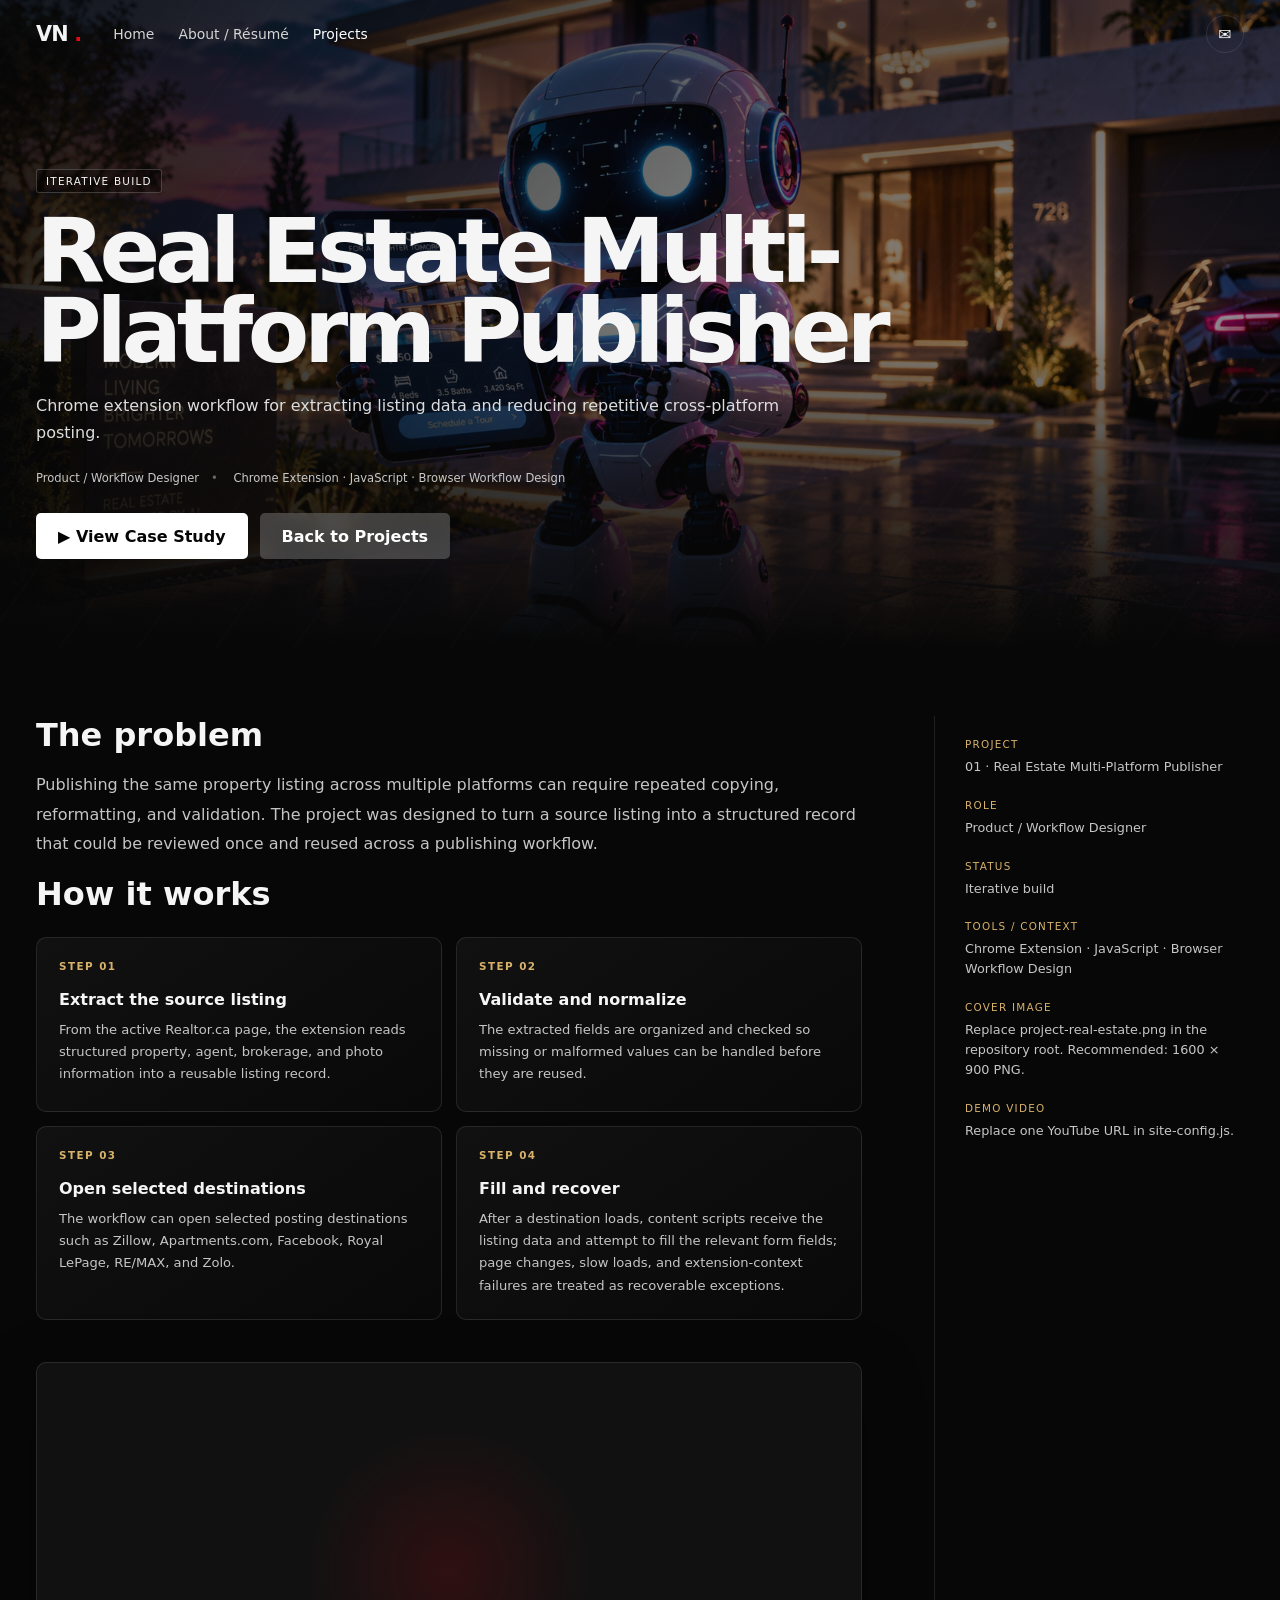
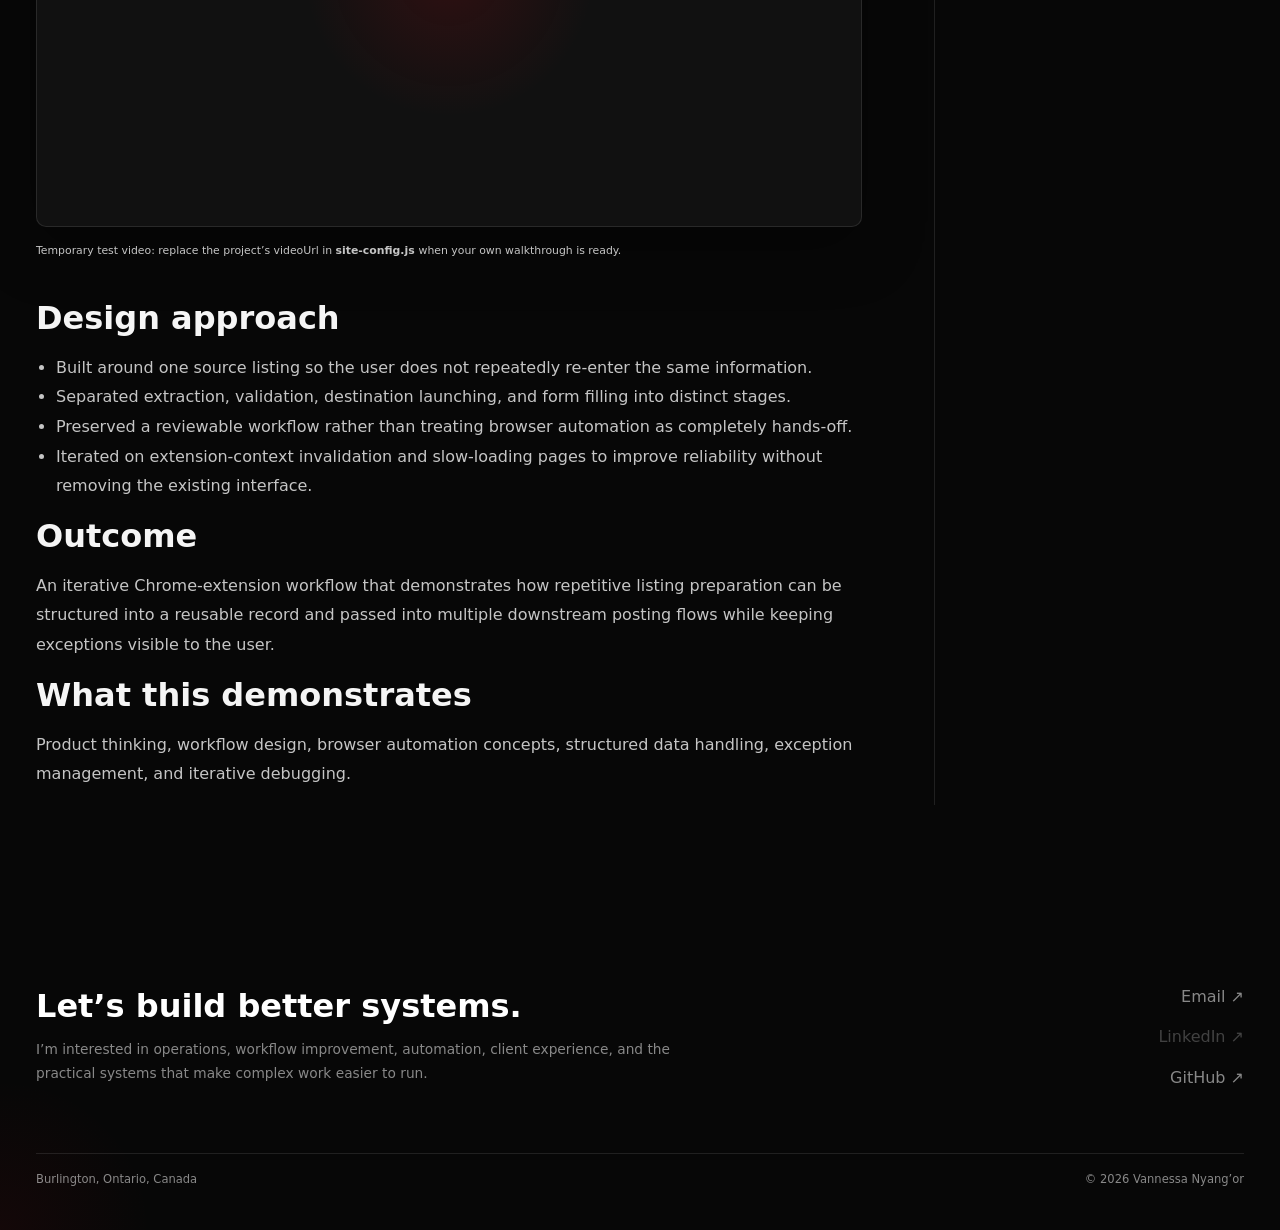
<file: project-real-estate-publisher.html>
<!DOCTYPE html>
<html lang="en">
 <head>
  <meta charset="utf-8"/>
  <meta content="width=device-width, initial-scale=1" name="viewport"/>
  <title>
   Real Estate Multi-Platform Publisher | Vannessa Nyang&rsquo;or
  </title>
  <meta content="Chrome extension workflow for extracting listing data and reducing repetitive cross-platform posting." name="description"/>
  <meta content="Real Estate Multi-Platform Publisher | Vannessa Nyang&rsquo;or" property="og:title"/>
  <meta content="Chrome extension workflow for extracting listing data and reducing repetitive cross-platform posting." property="og:description"/>
  <meta content="website" property="og:type"/>
  <meta content="#070707" name="theme-color"/>
  <link href="styles.css" rel="stylesheet"/>
 </head>
 <body>
  <div class="site">
   <nav class="nav">
    <div class="shell nav-inner">
     <a class="logo" href="index.html">
      VN
      <span>
       .
      </span>
     </a>
     <button aria-label="Open navigation" class="menu">
      ☰
     </button>
     <div class="nav-links">
      <a href="index.html">
       Home
      </a>
      <a href="about.html">
       About / R&eacute;sum&eacute;
      </a>
      <a class="active" href="projects.html">
       Projects
      </a>
     </div>
     <div class="spacer">
     </div>
     <a aria-label="Email" class="contact-dot" data-link="email" href="mailto:vannessa.nyangor@gmail.com">
      ✉
     </a>
    </div>
   </nav>
   <header class="case-hero" data-project-key="realEstatePublisher" style="--case-accent:#e50914; --case-dark:#241014;">
    <div class="shell">
     <span class="case-badge">
      Iterative build
     </span>
     <h1>
      Real Estate Multi-Platform Publisher
     </h1>
     <p>
      Chrome extension workflow for extracting listing data and reducing repetitive cross-platform posting.
     </p>
     <div class="case-meta">
      <span>
       Product / Workflow Designer
      </span>
      <span>
       Chrome Extension &middot; JavaScript &middot; Browser Workflow Design
      </span>
     </div>
     <div class="actions" style="margin-top:28px">
      <a class="btn primary" href="#case-study">
       ▶ View Case Study
      </a>
      <a class="btn secondary" href="projects.html">
       Back to Projects
      </a>
     </div>
    </div>
   </header>
   <main class="shell case-content" id="case-study">
    <article class="case-body">
     <section class="reveal">
      <h2>
       The problem
      </h2>
      <p>
       Publishing the same property listing across multiple platforms can require repeated copying, reformatting, and validation. The project was designed to turn a source listing into a structured record that could be reviewed once and reused across a publishing workflow.
      </p>
     </section>
     <section class="reveal">
      <h2>
       How it works
      </h2>
      <div class="workflow-steps">
       <div class="workflow-step">
        <span class="step-number">
         Step 01
        </span>
        <h3>
         Extract the source listing
        </h3>
        <p>
         From the active Realtor.ca page, the extension reads structured property, agent, brokerage, and photo information into a reusable listing record.
        </p>
       </div>
       <div class="workflow-step">
        <span class="step-number">
         Step 02
        </span>
        <h3>
         Validate and normalize
        </h3>
        <p>
         The extracted fields are organized and checked so missing or malformed values can be handled before they are reused.
        </p>
       </div>
       <div class="workflow-step">
        <span class="step-number">
         Step 03
        </span>
        <h3>
         Open selected destinations
        </h3>
        <p>
         The workflow can open selected posting destinations such as Zillow, Apartments.com, Facebook, Royal LePage, RE/MAX, and Zolo.
        </p>
       </div>
       <div class="workflow-step">
        <span class="step-number">
         Step 04
        </span>
        <h3>
         Fill and recover
        </h3>
        <p>
         After a destination loads, content scripts receive the listing data and attempt to fill the relevant form fields; page changes, slow loads, and extension-context failures are treated as recoverable exceptions.
        </p>
       </div>
      </div>
     </section>
     <div class="media reveal" data-project-video="realEstatePublisher">
      <div class="media-placeholder">
       <div class="play">
        ▶
       </div>
       <b>
        Project demo video
       </b>
       <span>
        The video URL is controlled from site-config.js. Paste a normal YouTube link there and this player updates automatically.
       </span>
      </div>
     </div>
     <p class="media-note">
      Temporary test video: replace the project&rsquo;s videoUrl in
      <strong>
       site-config.js
      </strong>
      when your own walkthrough is ready.
     </p>
     <section class="reveal">
      <h2>
       Design approach
      </h2>
      <ul>
       <li>
        Built around one source listing so the user does not repeatedly re-enter the same information.
       </li>
       <li>
        Separated extraction, validation, destination launching, and form filling into distinct stages.
       </li>
       <li>
        Preserved a reviewable workflow rather than treating browser automation as completely hands-off.
       </li>
       <li>
        Iterated on extension-context invalidation and slow-loading pages to improve reliability without removing the existing interface.
       </li>
      </ul>
     </section>
     <section class="reveal">
      <h2>
       Outcome
      </h2>
      <p>
       An iterative Chrome-extension workflow that demonstrates how repetitive listing preparation can be structured into a reusable record and passed into multiple downstream posting flows while keeping exceptions visible to the user.
      </p>
     </section>
     <section class="reveal">
      <h2>
       What this demonstrates
      </h2>
      <p>
       Product thinking, workflow design, browser automation concepts, structured data handling, exception management, and iterative debugging.
      </p>
     </section>
    </article>
    <aside class="case-aside reveal">
     <dl>
      <dt>
       Project
      </dt>
      <dd>
       01 &middot; Real Estate Multi-Platform Publisher
      </dd>
      <dt>
       Role
      </dt>
      <dd>
       Product / Workflow Designer
      </dd>
      <dt>
       Status
      </dt>
      <dd>
       Iterative build
      </dd>
      <dt>
       Tools / Context
      </dt>
      <dd>
       Chrome Extension &middot; JavaScript &middot; Browser Workflow Design
      </dd>
      <dt>
       Cover image
      </dt>
      <dd>
       Replace project-real-estate.png in the repository root. Recommended: 1600 &times; 900 PNG.
      </dd>
      <dt>
       Demo video
      </dt>
      <dd>
       Replace one YouTube URL in site-config.js.
      </dd>
     </dl>
    </aside>
   </main>
   <footer class="footer">
    <div class="shell">
     <div class="footer-grid">
      <div>
       <h2>
        Let&rsquo;s build better systems.
       </h2>
       <p>
        I&rsquo;m interested in operations, workflow improvement, automation, client experience, and the practical systems that make complex work easier to run.
       </p>
      </div>
      <div class="footer-links">
       <a data-link="email" href="mailto:vannessa.nyangor@gmail.com">
        Email &nearrow;
       </a>
       <a aria-disabled="true" data-link="linkedin" href="#">
        LinkedIn &nearrow;
       </a>
       <a data-link="github" href="https://github.com/Vannessalytics">
        GitHub &nearrow;
       </a>
      </div>
     </div>
     <div class="footer-bottom">
      <span>
       Burlington, Ontario, Canada
      </span>
      <span>
       &copy;
       <span data-year="">
       </span>
       Vannessa Nyang&rsquo;or
      </span>
     </div>
    </div>
   </footer>
  </div>
  <script src="site-config.js">
  </script>
  <script src="site.js">
  </script>
 </body>
</html>
</file>
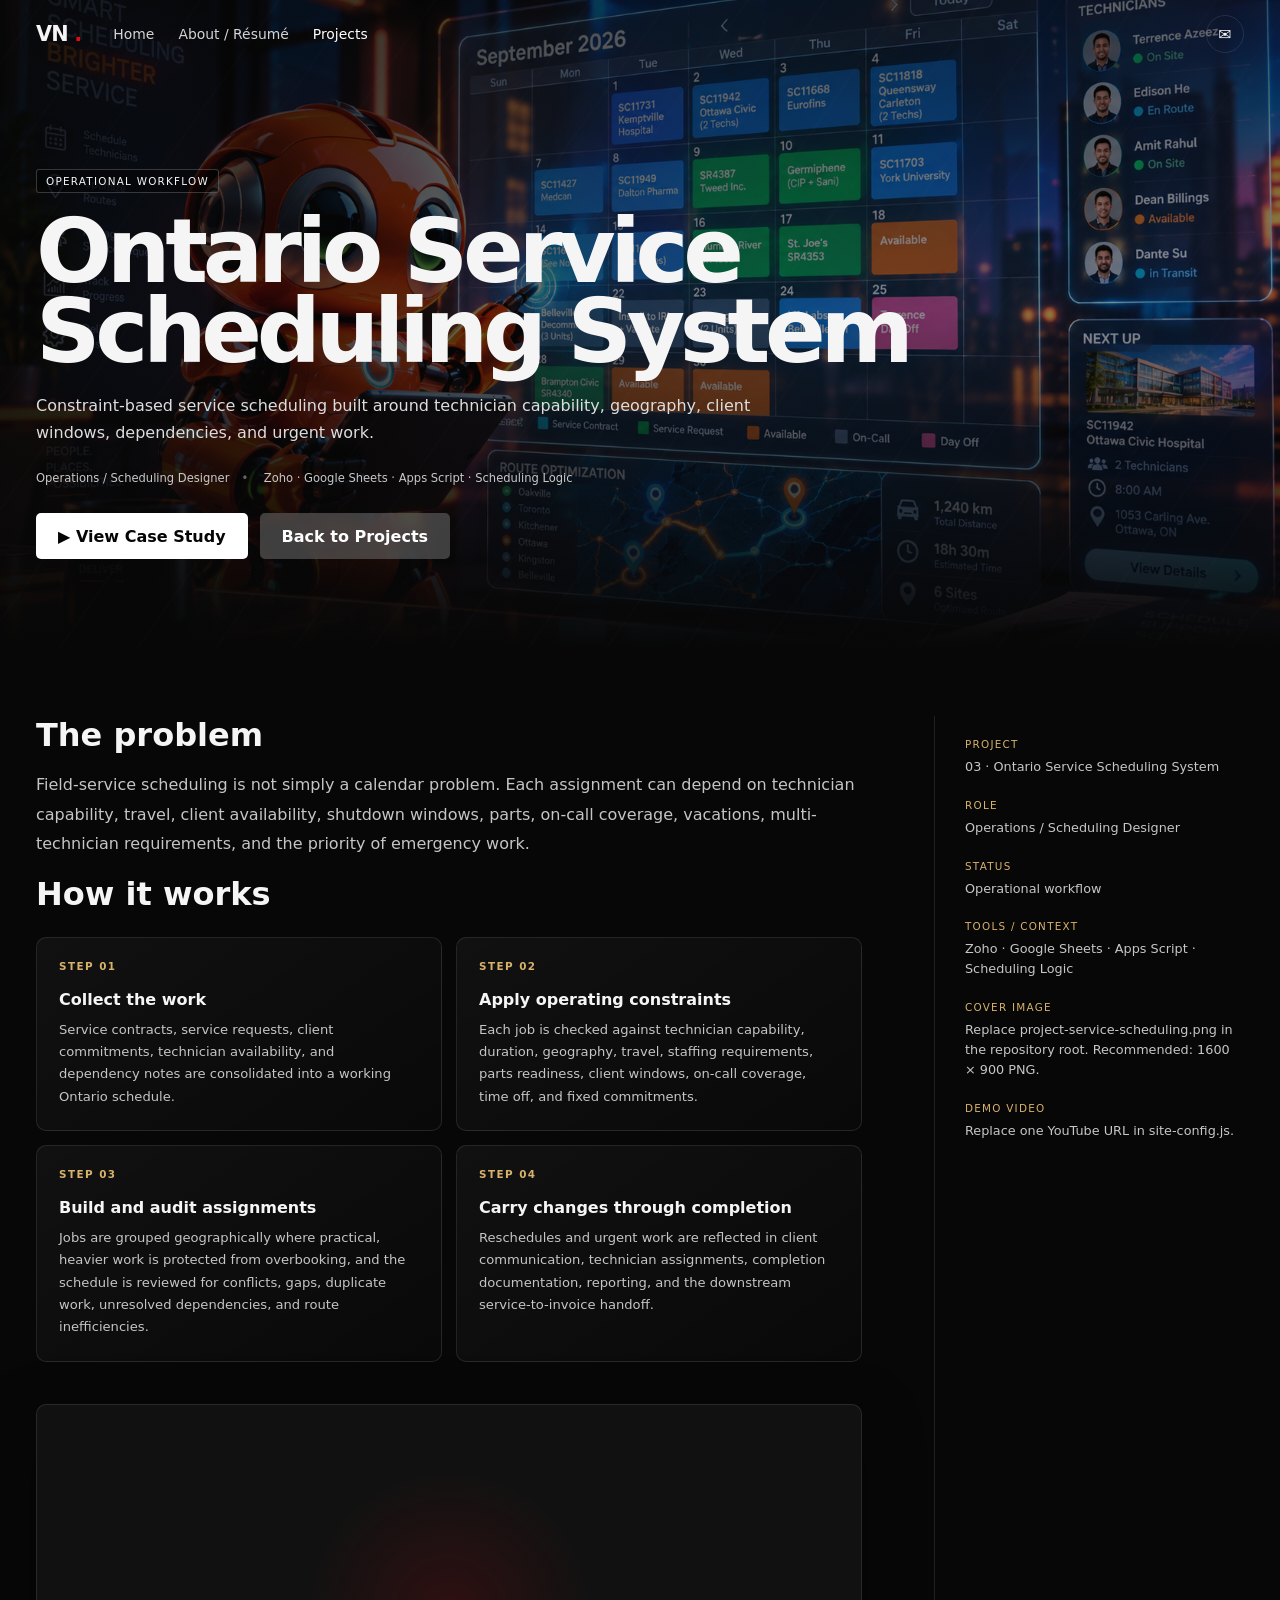
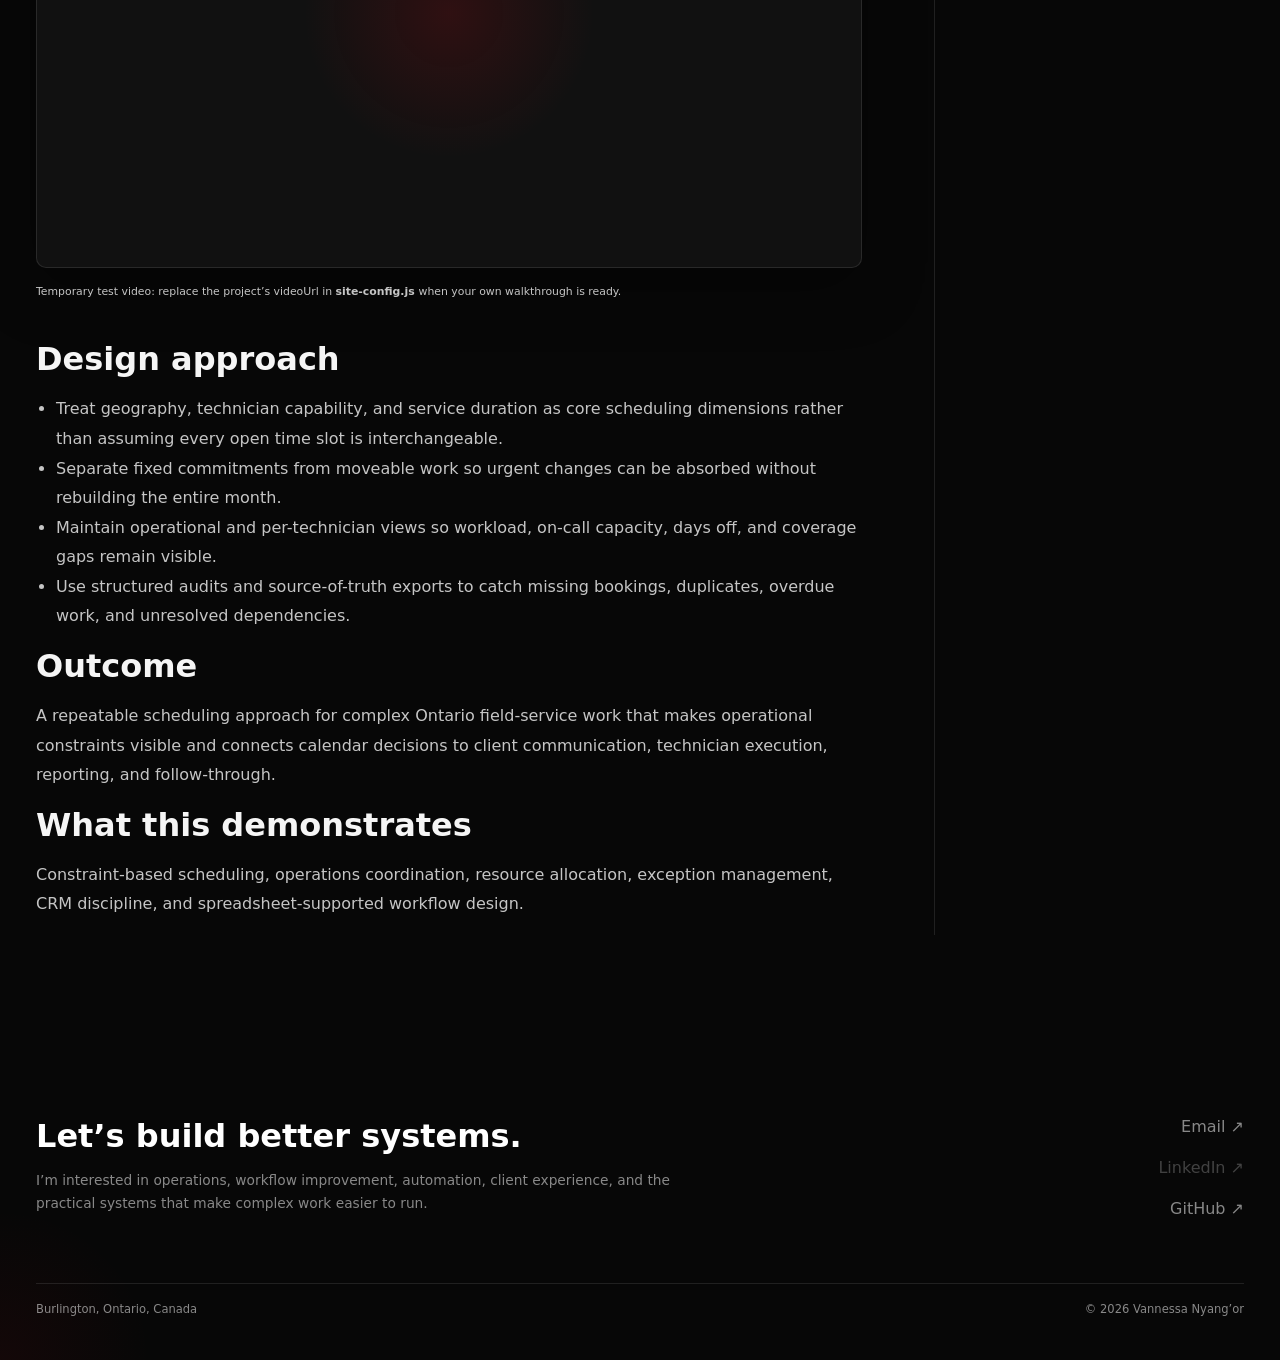
<file: project-service-scheduling.html>
<!DOCTYPE html>
<html lang="en">
 <head>
  <meta charset="utf-8"/>
  <meta content="width=device-width, initial-scale=1" name="viewport"/>
  <title>
   Ontario Service Scheduling System | Vannessa Nyang&rsquo;or
  </title>
  <meta content="Constraint-based service scheduling built around technician capability, geography, client windows, dependencies, and urgent work." name="description"/>
  <meta content="Ontario Service Scheduling System | Vannessa Nyang&rsquo;or" property="og:title"/>
  <meta content="Constraint-based service scheduling built around technician capability, geography, client windows, dependencies, and urgent work." property="og:description"/>
  <meta content="website" property="og:type"/>
  <meta content="#070707" name="theme-color"/>
  <link href="styles.css" rel="stylesheet"/>
 </head>
 <body>
  <div class="site">
   <nav class="nav">
    <div class="shell nav-inner">
     <a class="logo" href="index.html">
      VN
      <span>
       .
      </span>
     </a>
     <button aria-label="Open navigation" class="menu">
      ☰
     </button>
     <div class="nav-links">
      <a href="index.html">
       Home
      </a>
      <a href="about.html">
       About / R&eacute;sum&eacute;
      </a>
      <a class="active" href="projects.html">
       Projects
      </a>
     </div>
     <div class="spacer">
     </div>
     <a aria-label="Email" class="contact-dot" data-link="email" href="mailto:vannessa.nyangor@gmail.com">
      ✉
     </a>
    </div>
   </nav>
   <header class="case-hero" data-project-key="serviceScheduling" style="--case-accent:#d8b26a; --case-dark:#28200e;">
    <div class="shell">
     <span class="case-badge">
      Operational workflow
     </span>
     <h1>
      Ontario Service Scheduling System
     </h1>
     <p>
      Constraint-based service scheduling built around technician capability, geography, client windows, dependencies, and urgent work.
     </p>
     <div class="case-meta">
      <span>
       Operations / Scheduling Designer
      </span>
      <span>
       Zoho &middot; Google Sheets &middot; Apps Script &middot; Scheduling Logic
      </span>
     </div>
     <div class="actions" style="margin-top:28px">
      <a class="btn primary" href="#case-study">
       ▶ View Case Study
      </a>
      <a class="btn secondary" href="projects.html">
       Back to Projects
      </a>
     </div>
    </div>
   </header>
   <main class="shell case-content" id="case-study">
    <article class="case-body">
     <section class="reveal">
      <h2>
       The problem
      </h2>
      <p>
       Field-service scheduling is not simply a calendar problem. Each assignment can depend on technician capability, travel, client availability, shutdown windows, parts, on-call coverage, vacations, multi-technician requirements, and the priority of emergency work.
      </p>
     </section>
     <section class="reveal">
      <h2>
       How it works
      </h2>
      <div class="workflow-steps">
       <div class="workflow-step">
        <span class="step-number">
         Step 01
        </span>
        <h3>
         Collect the work
        </h3>
        <p>
         Service contracts, service requests, client commitments, technician availability, and dependency notes are consolidated into a working Ontario schedule.
        </p>
       </div>
       <div class="workflow-step">
        <span class="step-number">
         Step 02
        </span>
        <h3>
         Apply operating constraints
        </h3>
        <p>
         Each job is checked against technician capability, duration, geography, travel, staffing requirements, parts readiness, client windows, on-call coverage, time off, and fixed commitments.
        </p>
       </div>
       <div class="workflow-step">
        <span class="step-number">
         Step 03
        </span>
        <h3>
         Build and audit assignments
        </h3>
        <p>
         Jobs are grouped geographically where practical, heavier work is protected from overbooking, and the schedule is reviewed for conflicts, gaps, duplicate work, unresolved dependencies, and route inefficiencies.
        </p>
       </div>
       <div class="workflow-step">
        <span class="step-number">
         Step 04
        </span>
        <h3>
         Carry changes through completion
        </h3>
        <p>
         Reschedules and urgent work are reflected in client communication, technician assignments, completion documentation, reporting, and the downstream service-to-invoice handoff.
        </p>
       </div>
      </div>
     </section>
     <div class="media reveal" data-project-video="serviceScheduling">
      <div class="media-placeholder">
       <div class="play">
        ▶
       </div>
       <b>
        Project demo video
       </b>
       <span>
        The video URL is controlled from site-config.js. Paste a normal YouTube link there and this player updates automatically.
       </span>
      </div>
     </div>
     <p class="media-note">
      Temporary test video: replace the project&rsquo;s videoUrl in
      <strong>
       site-config.js
      </strong>
      when your own walkthrough is ready.
     </p>
     <section class="reveal">
      <h2>
       Design approach
      </h2>
      <ul>
       <li>
        Treat geography, technician capability, and service duration as core scheduling dimensions rather than assuming every open time slot is interchangeable.
       </li>
       <li>
        Separate fixed commitments from moveable work so urgent changes can be absorbed without rebuilding the entire month.
       </li>
       <li>
        Maintain operational and per-technician views so workload, on-call capacity, days off, and coverage gaps remain visible.
       </li>
       <li>
        Use structured audits and source-of-truth exports to catch missing bookings, duplicates, overdue work, and unresolved dependencies.
       </li>
      </ul>
     </section>
     <section class="reveal">
      <h2>
       Outcome
      </h2>
      <p>
       A repeatable scheduling approach for complex Ontario field-service work that makes operational constraints visible and connects calendar decisions to client communication, technician execution, reporting, and follow-through.
      </p>
     </section>
     <section class="reveal">
      <h2>
       What this demonstrates
      </h2>
      <p>
       Constraint-based scheduling, operations coordination, resource allocation, exception management, CRM discipline, and spreadsheet-supported workflow design.
      </p>
     </section>
    </article>
    <aside class="case-aside reveal">
     <dl>
      <dt>
       Project
      </dt>
      <dd>
       03 &middot; Ontario Service Scheduling System
      </dd>
      <dt>
       Role
      </dt>
      <dd>
       Operations / Scheduling Designer
      </dd>
      <dt>
       Status
      </dt>
      <dd>
       Operational workflow
      </dd>
      <dt>
       Tools / Context
      </dt>
      <dd>
       Zoho &middot; Google Sheets &middot; Apps Script &middot; Scheduling Logic
      </dd>
      <dt>
       Cover image
      </dt>
      <dd>
       Replace project-service-scheduling.png in the repository root. Recommended: 1600 &times; 900 PNG.
      </dd>
      <dt>
       Demo video
      </dt>
      <dd>
       Replace one YouTube URL in site-config.js.
      </dd>
     </dl>
    </aside>
   </main>
   <footer class="footer">
    <div class="shell">
     <div class="footer-grid">
      <div>
       <h2>
        Let&rsquo;s build better systems.
       </h2>
       <p>
        I&rsquo;m interested in operations, workflow improvement, automation, client experience, and the practical systems that make complex work easier to run.
       </p>
      </div>
      <div class="footer-links">
       <a data-link="email" href="mailto:vannessa.nyangor@gmail.com">
        Email &nearrow;
       </a>
       <a aria-disabled="true" data-link="linkedin" href="#">
        LinkedIn &nearrow;
       </a>
       <a data-link="github" href="https://github.com/Vannessalytics">
        GitHub &nearrow;
       </a>
      </div>
     </div>
     <div class="footer-bottom">
      <span>
       Burlington, Ontario, Canada
      </span>
      <span>
       &copy;
       <span data-year="">
       </span>
       Vannessa Nyang&rsquo;or
      </span>
     </div>
    </div>
   </footer>
  </div>
  <script src="site-config.js">
  </script>
  <script src="site.js">
  </script>
 </body>
</html>
</file>
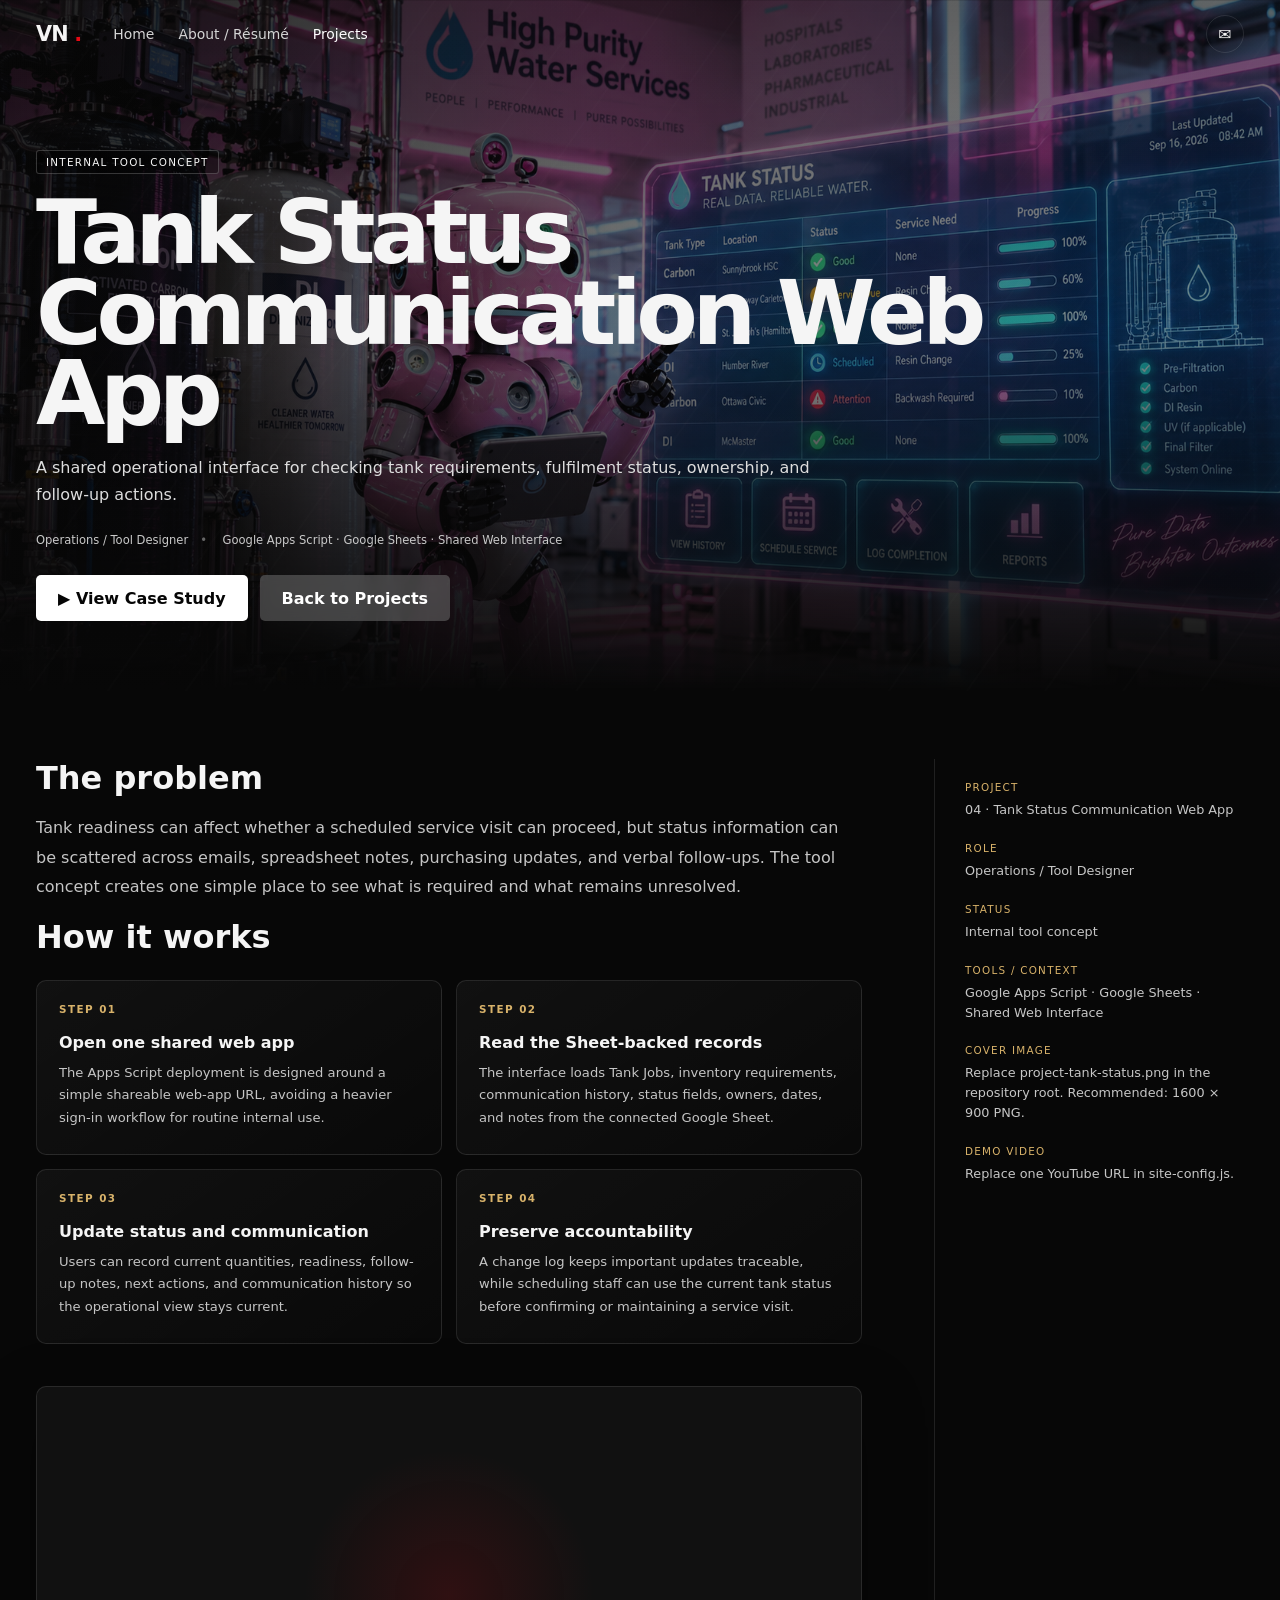
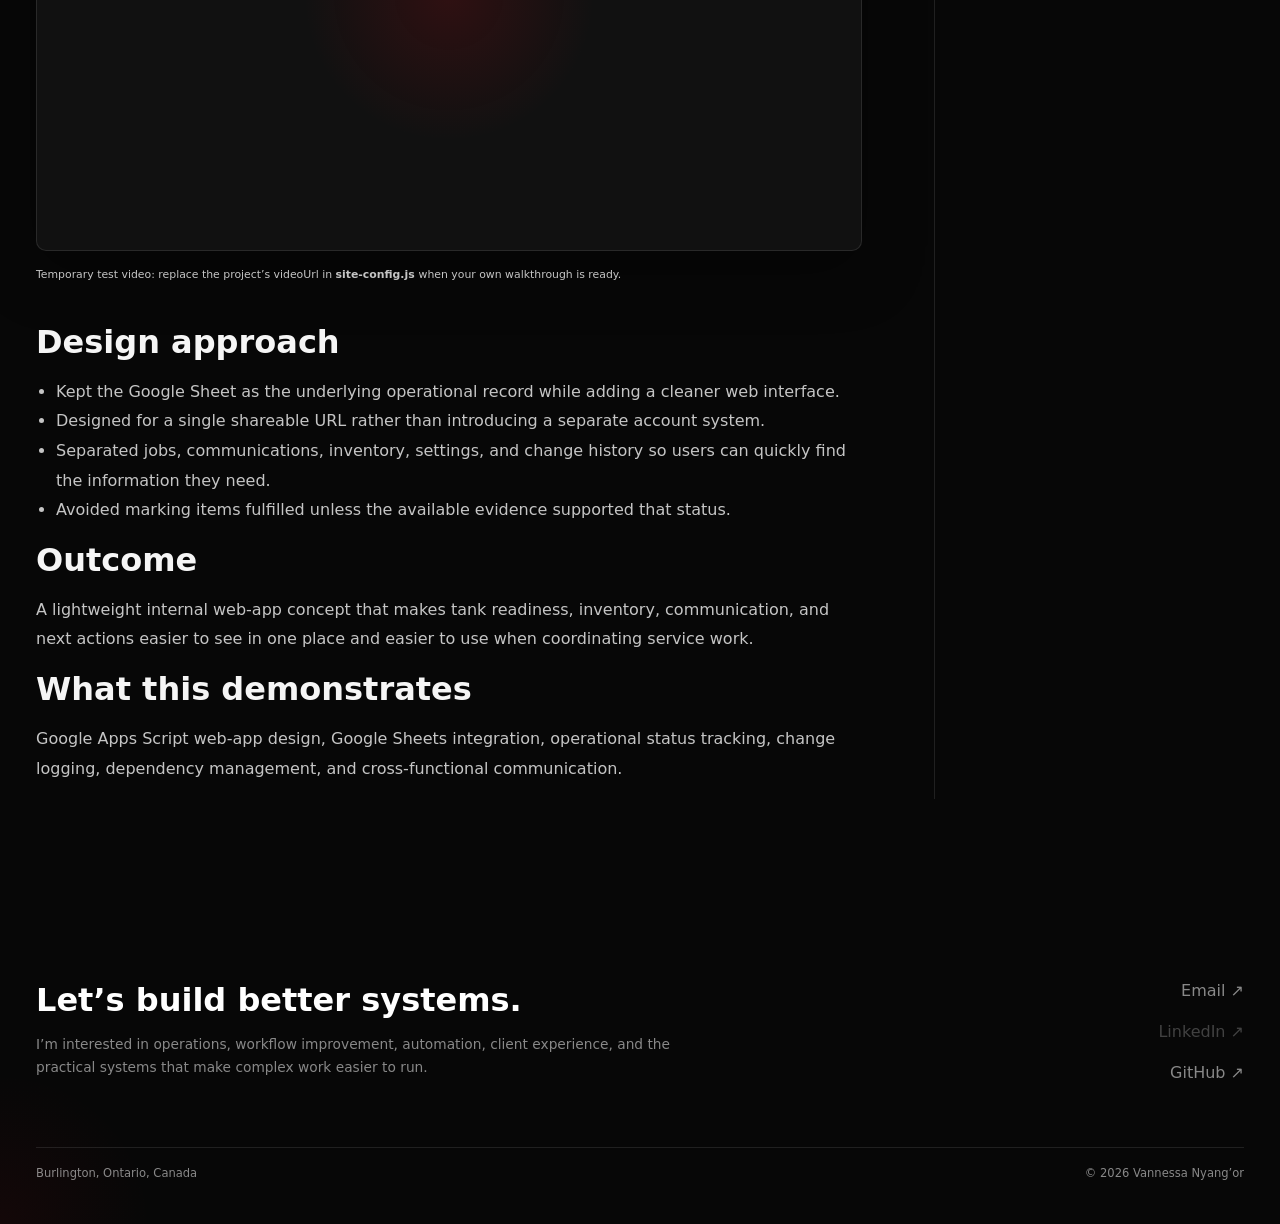
<file: project-tank-status.html>
<!DOCTYPE html>
<html lang="en">
 <head>
  <meta charset="utf-8"/>
  <meta content="width=device-width, initial-scale=1" name="viewport"/>
  <title>
   Tank Status Communication Web App | Vannessa Nyang&rsquo;or
  </title>
  <meta content="A shared operational interface for checking tank requirements, fulfilment status, ownership, and follow-up actions." name="description"/>
  <meta content="Tank Status Communication Web App | Vannessa Nyang&rsquo;or" property="og:title"/>
  <meta content="A shared operational interface for checking tank requirements, fulfilment status, ownership, and follow-up actions." property="og:description"/>
  <meta content="website" property="og:type"/>
  <meta content="#070707" name="theme-color"/>
  <link href="styles.css" rel="stylesheet"/>
 </head>
 <body>
  <div class="site">
   <nav class="nav">
    <div class="shell nav-inner">
     <a class="logo" href="index.html">
      VN
      <span>
       .
      </span>
     </a>
     <button aria-label="Open navigation" class="menu">
      ☰
     </button>
     <div class="nav-links">
      <a href="index.html">
       Home
      </a>
      <a href="about.html">
       About / R&eacute;sum&eacute;
      </a>
      <a class="active" href="projects.html">
       Projects
      </a>
     </div>
     <div class="spacer">
     </div>
     <a aria-label="Email" class="contact-dot" data-link="email" href="mailto:vannessa.nyangor@gmail.com">
      ✉
     </a>
    </div>
   </nav>
   <header class="case-hero" data-project-key="tankStatus" style="--case-accent:#35c58a; --case-dark:#10251d;">
    <div class="shell">
     <span class="case-badge">
      Internal tool concept
     </span>
     <h1>
      Tank Status Communication Web App
     </h1>
     <p>
      A shared operational interface for checking tank requirements, fulfilment status, ownership, and follow-up actions.
     </p>
     <div class="case-meta">
      <span>
       Operations / Tool Designer
      </span>
      <span>
       Google Apps Script &middot; Google Sheets &middot; Shared Web Interface
      </span>
     </div>
     <div class="actions" style="margin-top:28px">
      <a class="btn primary" href="#case-study">
       ▶ View Case Study
      </a>
      <a class="btn secondary" href="projects.html">
       Back to Projects
      </a>
     </div>
    </div>
   </header>
   <main class="shell case-content" id="case-study">
    <article class="case-body">
     <section class="reveal">
      <h2>
       The problem
      </h2>
      <p>
       Tank readiness can affect whether a scheduled service visit can proceed, but status information can be scattered across emails, spreadsheet notes, purchasing updates, and verbal follow-ups. The tool concept creates one simple place to see what is required and what remains unresolved.
      </p>
     </section>
     <section class="reveal">
      <h2>
       How it works
      </h2>
      <div class="workflow-steps">
       <div class="workflow-step">
        <span class="step-number">
         Step 01
        </span>
        <h3>
         Open one shared web app
        </h3>
        <p>
         The Apps Script deployment is designed around a simple shareable web-app URL, avoiding a heavier sign-in workflow for routine internal use.
        </p>
       </div>
       <div class="workflow-step">
        <span class="step-number">
         Step 02
        </span>
        <h3>
         Read the Sheet-backed records
        </h3>
        <p>
         The interface loads Tank Jobs, inventory requirements, communication history, status fields, owners, dates, and notes from the connected Google Sheet.
        </p>
       </div>
       <div class="workflow-step">
        <span class="step-number">
         Step 03
        </span>
        <h3>
         Update status and communication
        </h3>
        <p>
         Users can record current quantities, readiness, follow-up notes, next actions, and communication history so the operational view stays current.
        </p>
       </div>
       <div class="workflow-step">
        <span class="step-number">
         Step 04
        </span>
        <h3>
         Preserve accountability
        </h3>
        <p>
         A change log keeps important updates traceable, while scheduling staff can use the current tank status before confirming or maintaining a service visit.
        </p>
       </div>
      </div>
     </section>
     <div class="media reveal" data-project-video="tankStatus">
      <div class="media-placeholder">
       <div class="play">
        ▶
       </div>
       <b>
        Project demo video
       </b>
       <span>
        The video URL is controlled from site-config.js. Paste a normal YouTube link there and this player updates automatically.
       </span>
      </div>
     </div>
     <p class="media-note">
      Temporary test video: replace the project&rsquo;s videoUrl in
      <strong>
       site-config.js
      </strong>
      when your own walkthrough is ready.
     </p>
     <section class="reveal">
      <h2>
       Design approach
      </h2>
      <ul>
       <li>
        Kept the Google Sheet as the underlying operational record while adding a cleaner web interface.
       </li>
       <li>
        Designed for a single shareable URL rather than introducing a separate account system.
       </li>
       <li>
        Separated jobs, communications, inventory, settings, and change history so users can quickly find the information they need.
       </li>
       <li>
        Avoided marking items fulfilled unless the available evidence supported that status.
       </li>
      </ul>
     </section>
     <section class="reveal">
      <h2>
       Outcome
      </h2>
      <p>
       A lightweight internal web-app concept that makes tank readiness, inventory, communication, and next actions easier to see in one place and easier to use when coordinating service work.
      </p>
     </section>
     <section class="reveal">
      <h2>
       What this demonstrates
      </h2>
      <p>
       Google Apps Script web-app design, Google Sheets integration, operational status tracking, change logging, dependency management, and cross-functional communication.
      </p>
     </section>
    </article>
    <aside class="case-aside reveal">
     <dl>
      <dt>
       Project
      </dt>
      <dd>
       04 &middot; Tank Status Communication Web App
      </dd>
      <dt>
       Role
      </dt>
      <dd>
       Operations / Tool Designer
      </dd>
      <dt>
       Status
      </dt>
      <dd>
       Internal tool concept
      </dd>
      <dt>
       Tools / Context
      </dt>
      <dd>
       Google Apps Script &middot; Google Sheets &middot; Shared Web Interface
      </dd>
      <dt>
       Cover image
      </dt>
      <dd>
       Replace project-tank-status.png in the repository root. Recommended: 1600 &times; 900 PNG.
      </dd>
      <dt>
       Demo video
      </dt>
      <dd>
       Replace one YouTube URL in site-config.js.
      </dd>
     </dl>
    </aside>
   </main>
   <footer class="footer">
    <div class="shell">
     <div class="footer-grid">
      <div>
       <h2>
        Let&rsquo;s build better systems.
       </h2>
       <p>
        I&rsquo;m interested in operations, workflow improvement, automation, client experience, and the practical systems that make complex work easier to run.
       </p>
      </div>
      <div class="footer-links">
       <a data-link="email" href="mailto:vannessa.nyangor@gmail.com">
        Email &nearrow;
       </a>
       <a aria-disabled="true" data-link="linkedin" href="#">
        LinkedIn &nearrow;
       </a>
       <a data-link="github" href="https://github.com/Vannessalytics">
        GitHub &nearrow;
       </a>
      </div>
     </div>
     <div class="footer-bottom">
      <span>
       Burlington, Ontario, Canada
      </span>
      <span>
       &copy;
       <span data-year="">
       </span>
       Vannessa Nyang&rsquo;or
      </span>
     </div>
    </div>
   </footer>
  </div>
  <script src="site-config.js">
  </script>
  <script src="site.js">
  </script>
 </body>
</html>
</file>
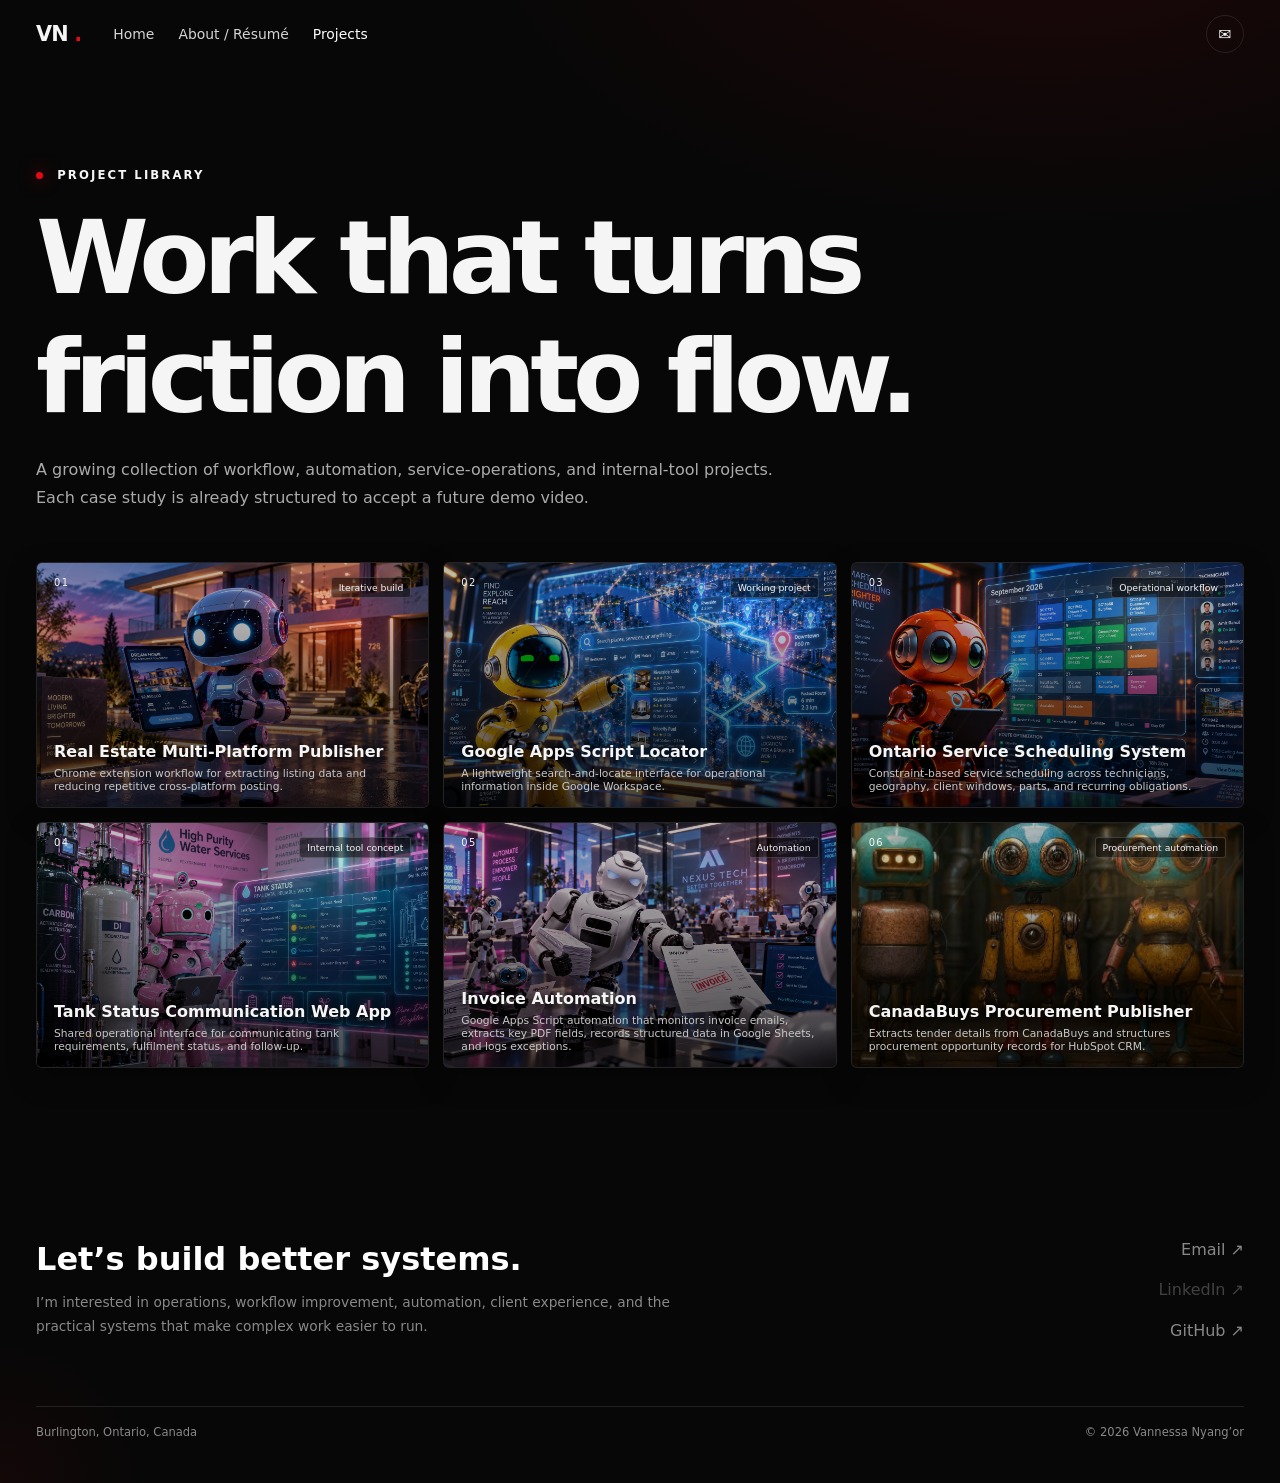
<file: projects.html>
<!DOCTYPE html>

<html lang="en">
<head>
<meta charset="utf-8"/>
<meta content="width=device-width,initial-scale=1" name="viewport"/>
<title>
   Projects | Vannessa Nyang’or
  </title>
<meta content="Vannessa Nyang’or — operations, client experience, scheduling, workflow improvement, and automation." name="description"/>
<meta content="Projects | Vannessa Nyang’or" property="og:title"/>
<meta content="Operations, systems, workflow improvement, and practical automation." property="og:description"/>
<meta content="website" property="og:type"/>
<meta content="#070707" name="theme-color"/>
<link href="styles.css" rel="stylesheet"/>
</head>
<body>
<div class="site">
<nav class="nav">
<div class="shell nav-inner">
<a class="logo" href="index.html">
      VN
      <span>
       .
      </span>
</a>
<button aria-label="Open navigation" class="menu">
      ☰
     </button>
<div class="nav-links">
<a class="" href="index.html">
       Home
      </a>
<a class="" href="about.html">
       About / Résumé
      </a>
<a class="active" href="projects.html">
       Projects
      </a>
</div>
<div class="spacer">
</div>
<a aria-label="Email" class="contact-dot" data-link="email" href="mailto:vannessa.nyangor@gmail.com">
      ✉
     </a>
</div>
</nav>
<main class="projects-page">
<div class="shell projects-title">
<div class="kicker">
<span class="dot">
</span>
      Project Library
     </div>
<h1>
      Work that turns
      <br/>
      friction into flow.
     </h1>
<p>
      A growing collection of workflow, automation, service-operations, and internal-tool projects. Each case study is already structured to accept a future demo video.
     </p>
</div>
<div class="shell catalog">
<a class="tile reveal" data-project-key="realEstatePublisher" href="project-real-estate-publisher.html" style="--c1:#e50914;--c2:#241014">
<div class="tile-card">
<div class="tile-art">
</div>
<div class="tile-top">
<span class="tile-code">
         01
        </span>
<span class="tile-badge">
         Iterative build
        </span>
</div>
<div class="tile-info">
<div class="tile-title">
         Real Estate Multi-Platform Publisher
        </div>
<div class="tile-sub">
         Chrome extension workflow for extracting listing data and reducing repetitive cross-platform posting.
        </div>
</div>
<div class="tile-hover">
<div class="tile-actions">
<span class="circle">
          ▶
         </span>
<span class="circle dark">
          ＋
         </span>
</div>
<div class="tile-desc">
         Chrome extension workflow for extracting listing data and reducing repetitive cross-platform posting.
        </div>
<div class="tile-tags">
<span>
          Chrome Extension
         </span>
<span>
          Automation
         </span>
<span>
          JavaScript
         </span>
</div>
</div>
</div>
</a>
<a class="tile reveal" data-project-key="appsScriptLocator" href="project-apps-script-locator.html" style="--c1:#4285f4;--c2:#0d1c32">
<div class="tile-card">
<div class="tile-art">
</div>
<div class="tile-top">
<span class="tile-code">
         02
        </span>
<span class="tile-badge">
         Working project
        </span>
</div>
<div class="tile-info">
<div class="tile-title">
         Google Apps Script Locator
        </div>
<div class="tile-sub">
         A lightweight search-and-locate interface for operational information inside Google Workspace.
        </div>
</div>
<div class="tile-hover">
<div class="tile-actions">
<span class="circle">
          ▶
         </span>
<span class="circle dark">
          ＋
         </span>
</div>
<div class="tile-desc">
         A lightweight search-and-locate interface for operational information inside Google Workspace.
        </div>
<div class="tile-tags">
<span>
          Apps Script
         </span>
<span>
          Google Workspace
         </span>
<span>
          Search
         </span>
</div>
</div>
</div>
</a>
<a class="tile reveal" data-project-key="serviceScheduling" href="project-service-scheduling.html" style="--c1:#d7b06a;--c2:#2d2616">
<div class="tile-card">
<div class="tile-art">
</div>
<div class="tile-top">
<span class="tile-code">
         03
        </span>
<span class="tile-badge">
         Operational workflow
        </span>
</div>
<div class="tile-info">
<div class="tile-title">
         Ontario Service Scheduling System
        </div>
<div class="tile-sub">
         Constraint-based service scheduling across technicians, geography, client windows, parts, and recurring obligations.
        </div>
</div>
<div class="tile-hover">
<div class="tile-actions">
<span class="circle">
          ▶
         </span>
<span class="circle dark">
          ＋
         </span>
</div>
<div class="tile-desc">
         Constraint-based service scheduling across technicians, geography, client windows, parts, and recurring obligations.
        </div>
<div class="tile-tags">
<span>
          Scheduling
         </span>
<span>
          Zoho
         </span>
<span>
          Google Sheets
         </span>
<span>
          Operations
         </span>
</div>
</div>
</div>
</a>
<a class="tile reveal" data-project-key="tankStatus" href="project-tank-status.html" style="--c1:#00a878;--c2:#0b2a21">
<div class="tile-card">
<div class="tile-art">
</div>
<div class="tile-top">
<span class="tile-code">
         04
        </span>
<span class="tile-badge">
         Internal tool concept
        </span>
</div>
<div class="tile-info">
<div class="tile-title">
         Tank Status Communication Web App
        </div>
<div class="tile-sub">
         Shared operational interface for communicating tank requirements, fulfilment status, and follow-up.
        </div>
</div>
<div class="tile-hover">
<div class="tile-actions">
<span class="circle">
          ▶
         </span>
<span class="circle dark">
          ＋
         </span>
</div>
<div class="tile-desc">
         Shared operational interface for communicating tank requirements, fulfilment status, and follow-up.
        </div>
<div class="tile-tags">
<span>
          Apps Script
         </span>
<span>
          Operations
         </span>
<span>
          Shared Tool
         </span>
</div>
</div>
</div>
</a>
<a class="tile reveal" data-project-key="invoiceAutomation" href="project-invoice-automation.html" style="--c1:#f04b3d;--c2:#2b1210">
<div class="tile-card">
<div class="tile-art">
</div>
<div class="tile-top">
<span class="tile-code">
         05
        </span>
<span class="tile-badge">
         Automation
        </span>
</div>
<div class="tile-info">
<div class="tile-title">
         Invoice Automation
        </div>
<div class="tile-sub">
         Google Apps Script automation that monitors invoice emails, extracts key PDF fields, records structured data in Google Sheets, and logs exceptions.
        </div>
</div>
<div class="tile-hover">
<div class="tile-actions">
<span class="circle">
          ▶
         </span>
<span class="circle dark">
          ＋
         </span>
</div>
<div class="tile-desc">
         Google Apps Script automation that monitors invoice emails, extracts key PDF fields, records structured data in Google Sheets, and logs exceptions.
        </div>
<div class="tile-tags">
<span>
          Apps Script
         </span>
<span>
          Gmail
         </span>
<span>
          Google Sheets
         </span>
</div>
</div>
</div>
</a><a class="tile reveal" data-project-key="canadaBuysPublisher" href="project-canada-buys-publisher.html" style="--c1:#d8b26a;--c2:#1d251c">
<div class="tile-card">
<div class="tile-art">
</div>
<div class="tile-top">
<span class="tile-code">06</span>
<span class="tile-badge">Procurement automation</span>
</div>
<div class="tile-info">
<div class="tile-title">CanadaBuys Procurement Publisher</div>
<div class="tile-sub">Extracts tender details from CanadaBuys and structures procurement opportunity records for HubSpot CRM.</div>
</div>
<div class="tile-hover">
<div class="tile-actions">
<span class="circle">
          ▶
         </span>
<span class="circle dark">
          ＋
         </span>
</div>
<div class="tile-desc">Extracts tender details from CanadaBuys and structures procurement opportunity records for HubSpot CRM.</div>
<div class="tile-tags">



<span>Chrome Extension</span><span>CanadaBuys</span><span>HubSpot CRM</span></div>
</div>
</div>
</a>
</div>
</main>
<footer class="footer">
<div class="shell">
<div class="footer-grid">
<div>
<h2>
        Let’s build better systems.
       </h2>
<p>
        I’m interested in operations, workflow improvement, automation, client experience, and the practical systems that make complex work easier to run.
       </p>
</div>
<div class="footer-links">
<a data-link="email" href="mailto:vannessa.nyangor@gmail.com">
        Email ↗
       </a>
<a data-link="linkedin" href="#" title="Replace with your LinkedIn URL">
        LinkedIn ↗
       </a>
<a data-link="github" href="#" title="Replace with your GitHub URL">
        GitHub ↗
       </a>
</div>
</div>
<div class="footer-bottom">
<span>
       Burlington, Ontario, Canada
      </span>
<span>
       ©
       <span data-year="">
</span>
       Vannessa Nyang’or
      </span>
</div>
</div>
</footer>
</div>
<script src="site-config.js">
</script>
<script src="site.js">
</script>
</body>
</html>
</file>
<file: styles.css>
:root {
  --bg:#070707;
  --panel:#151515;
  --text:#f5f5f5;
  --muted:#aaa;
  --line:rgba(255,255,255,.1);
  --red:#e50914;
  --gold:#d8b26a;
  --shadow:0 24px 70px rgba(0,0,0,.56);
  --max:1480px
}

* {
  box-sizing:border-box
}

html {
  scroll-behavior:smooth;
  background:var(--bg)
}

body {
  margin:0;
  background:#070707;
  color:var(--text);
  font-family:Inter,ui-sans-serif,system-ui,-apple-system,BlinkMacSystemFont,"Segoe UI",sans-serif;
  -webkit-font-smoothing:antialiased;
  overflow-x:hidden
}

a {
  color:inherit;
  text-decoration:none
}

button {
  font:inherit
}

img,video,iframe {
  display:block;
  max-width:100%
}

.site {
  min-height:100vh;
  background:radial-gradient(900px 480px at 82% -5%,rgba(229,9,20,.1),transparent 65%),#070707
}

.shell {
  width:min(calc(100% - 72px),var(--max));
  margin:auto
}

.nav {
  position:fixed;
  inset:0 0 auto;
  z-index:100;
  height:68px;
  transition:.25s
}

.nav.scrolled {
  background:rgba(7,7,7,.95);
  box-shadow:0 10px 30px rgba(0,0,0,.3);
  backdrop-filter:blur(14px)
}

.nav-inner {
  height:100%;
  display:flex;
  align-items:center;
  gap:32px
}

.logo {
  font-weight:900;
  font-size:1.3rem;
  letter-spacing:-.04em
}

.logo span {
  color:var(--red)
}

.nav-links {
  display:flex;
  gap:24px;
  align-items:center;
  font-size:.87rem
}

.nav-links a {
  color:#d5d5d5
}

.nav-links a:hover,.nav-links a.active {
  color:#fff
}

.spacer {
  flex:1
}

.contact-dot {
  width:38px;
  height:38px;
  border-radius:50%;
  border:1px solid var(--line);
  display:grid;
  place-items:center
}

.contact-dot:hover {
  background:#fff;
  color:#000
}

.menu {
  display:none;
  background:none;
  border:0;
  color:#fff;
  font-size:1.35rem
}

.hero {
  min-height:88vh;
  display:flex;
  align-items:flex-end;
  padding:150px 0 96px;
  position:relative;
  isolation:isolate;
  overflow:hidden
}

.hero:before {
  content:"";
  position:absolute;
  inset:0;
  z-index:-3;
  background:linear-gradient(90deg,rgba(0,0,0,.96) 0,rgba(0,0,0,.7) 38%,rgba(0,0,0,.2) 68%,rgba(0,0,0,.7) 100%),linear-gradient(0deg,#070707 0,transparent 36%),radial-gradient(circle at 77% 35%,rgba(229,9,20,.28),transparent 18%),radial-gradient(circle at 80% 46%,rgba(216,178,106,.17),transparent 12%),linear-gradient(135deg,#111 10%,#292929 45%,#0a0a0a 76%)
}

.hero:after {
  content:"";
  position:absolute;
  inset:-12%;
  z-index:-2;
  opacity:.3;
  background:repeating-linear-gradient(118deg,transparent 0 42px,rgba(255,255,255,.025) 44px 45px,transparent 46px 86px);
  animation:drift 22s linear infinite
}

@keyframes drift {
  from {
    transform:translateX(-3%) rotate(-2deg)
  }

  to {
    transform:translateX(3%) translateY(2%) rotate(-2deg)
  }

}

.hero-content {
  max-width:820px
}

.kicker {
  font-size:.73rem;
  text-transform:uppercase;
  letter-spacing:.18em;
  font-weight:800;
  margin-bottom:16px
}

.dot {
  display:inline-block;
  width:7px;
  height:7px;
  border-radius:50%;
  background:var(--red);
  margin-right:8px;
  box-shadow:0 0 18px rgba(229,9,20,.8)
}

.hero h1 {
  font-size:clamp(3.8rem,8vw,8rem);
  line-height:.86;
  letter-spacing:-.065em;
  margin:0 0 26px
}

.accent {
  color:var(--gold)
}

.hero-sub {
  font-size:clamp(1.05rem,1.8vw,1.3rem);
  line-height:1.62;
  color:#ddd;
  max-width:760px
}

.hero-meta {
  display:flex;
  gap:14px;
  flex-wrap:wrap;
  margin:24px 0 30px;
  font-size:.84rem;
  color:#d0d0d0
}

.match {
  color:#46d369;
  font-weight:800
}

.actions {
  display:flex;
  gap:12px;
  flex-wrap:wrap
}

.btn {
  min-height:46px;
  padding:0 22px;
  border:0;
  border-radius:5px;
  font-weight:750;
  display:inline-flex;
  align-items:center;
  gap:10px;
  transition:.2s
}

.btn.primary {
  background:#fff;
  color:#050505
}

.btn.primary:hover {
  background:#d6d6d6
}

.btn.secondary {
  background:rgba(109,109,110,.55);
  color:#fff;
  backdrop-filter:blur(6px)
}

.btn.secondary:hover {
  background:rgba(109,109,110,.75)
}

.btn.outline {
  background:transparent;
  border:1px solid var(--line);
  color:#fff
}

.btn.outline:hover {
  border-color:#fff
}

.stats {
  display:grid;
  grid-template-columns:repeat(4,1fr);
  gap:1px;
  background:var(--line);
  border-block:1px solid var(--line)
}

.stat {
  background:#0b0b0b;
  padding:24px 30px
}

.stat b {
  display:block;
  margin-bottom:6px
}

.stat span {
  font-size:.77rem;
  color:var(--muted);
  line-height:1.45
}

.content {
  padding:20px 0 90px
}

.rail-section {
  margin:42px 0 52px
}

.rail-head {
  display:flex;
  align-items:end;
  justify-content:space-between;
  gap:20px;
  margin-bottom:10px
}

.rail-head h2 {
  font-size:1.45rem;
  margin:0
}

.rail-head p {
  font-size:.75rem;
  color:var(--muted);
  margin:0
}

.rail-wrap {
  position:relative
}

.rail {
  display:grid;
  grid-auto-flow:column;
  grid-auto-columns:minmax(620px,46%);
  gap:22px;
  overflow-x:auto;
  scrollbar-width:none;
  padding:20px 0 90px;
  scroll-snap-type:x mandatory
}

.rail::-webkit-scrollbar {
  display:none
}

.rail-control {
  position:absolute;
  z-index:9999;
  top:20px;
  bottom:90px;
  width:88px;
  border:0;
  color:#fff;
  font-size:3.5rem;
  font-weight:700;
  background:linear-gradient(90deg,rgba(0,0,0,.96),rgba(0,0,0,.14));
  opacity:1;
  transition:.2s;
  cursor:pointer;
  pointer-events:auto;
  text-shadow:0 3px 12px rgba(0,0,0,.95);
  transform:translateZ(0)
}

.rail-wrap:hover .rail-control {
  opacity:1
}

.rail-control.left {
  left:0
}

.rail-control.right {
  right:0;
  transform:rotate(180deg)
}

.tile {
  position:relative;
  aspect-ratio:16/9;
  border-radius:6px;
  overflow:visible;
  scroll-snap-align:start;
  transition:transform .28s cubic-bezier(.2,.8,.2,1);
  z-index:1
}

.tile-card {
  position:absolute;
  inset:0;
  background:#181818;
  border-radius:6px;
  box-shadow:0 10px 30px rgba(0,0,0,.28);
  border:1px solid rgba(255,255,255,.05);
  overflow:hidden
}

.tile-art {
  position:absolute;
  inset:0;
  background:linear-gradient(180deg,transparent 28%,rgba(0,0,0,.88) 100%),radial-gradient(circle at 78% 25%,var(--c1),transparent 23%),linear-gradient(135deg,var(--c2),#090909 72%)
}

.tile-art:after {
  content:"";
  position:absolute;
  inset:0;
  opacity:.24;
  background:repeating-linear-gradient(125deg,transparent 0 28px,rgba(255,255,255,.045) 29px 30px,transparent 31px 51px)
}

.tile-top {
  position:absolute;
  left:17px;
  right:17px;
  top:14px;
  display:flex;
  justify-content:space-between;
  z-index:2
}

.tile-code {
  font-size:.62rem;
  letter-spacing:.14em;
  text-transform:uppercase
}

.tile-badge {
  font-size:.58rem;
  padding:4px 7px;
  border:1px solid rgba(255,255,255,.18);
  background:rgba(0,0,0,.5);
  border-radius:3px
}

.tile-info {
  position:absolute;
  left:17px;
  right:17px;
  bottom:14px;
  z-index:2
}

.tile-title {
  font-weight:800;
  font-size:1rem;
  line-height:1.18;
  margin-bottom:5px;
  text-shadow:0 2px 10px #000
}

.tile-sub {
  font-size:.67rem;
  color:#c8c8c8
}

.tile-hover {
  position:absolute;
  left:0;
  right:0;
  top:100%;
  background:#181818;
  border-radius:0 0 7px 7px;
  padding:14px 16px 17px;
  box-shadow:0 22px 42px rgba(0,0,0,.6);
  opacity:0;
  transform:translateY(-8px);
  pointer-events:none;
  transition:.25s;
  border-top:1px solid rgba(255,255,255,.06)
}

.tile-actions {
  display:flex;
  gap:8px;
  margin-bottom:10px
}

.circle {
  width:31px;
  height:31px;
  border-radius:50%;
  display:grid;
  place-items:center;
  background:#fff;
  color:#000;
  font-size:.82rem
}

.circle.dark {
  background:#222;
  color:#fff;
  border:1px solid rgba(255,255,255,.4)
}

.tile-desc {
  font-size:.68rem;
  line-height:1.5;
  color:#c8c8c8
}

.tile-tags {
  display:flex;
  gap:7px;
  flex-wrap:wrap;
  margin-top:9px;
  font-size:.61rem;
  color:#82d990
}

.tile:hover {
  transform:scale(1.035);
  z-index:20
}

.tile:hover .tile-card {
  overflow:visible;
  box-shadow:var(--shadow)
}

.tile:hover .tile-hover {
  opacity:1;
  transform:none;
  pointer-events:auto
}

.deep-section {
  margin-top:70px;
  padding:80px 0;
  background:radial-gradient(700px 340px at 22% 42%,rgba(216,178,106,.09),transparent 66%),#0b0b0b;
  border-block:1px solid var(--line)
}

.split {
  display:grid;
  grid-template-columns:1.05fr .95fr;
  gap:70px;
  align-items:center
}

.split h2 {
  font-size:clamp(2.8rem,5vw,5rem);
  line-height:.96;
  letter-spacing:-.05em;
  margin:0 0 24px
}

.split p {
  color:var(--muted);
  line-height:1.8;
  max-width:650px
}

.system-visual {
  position:relative;
  min-height:420px
}

.system-card {
  position:absolute;
  border:1px solid rgba(255,255,255,.12);
  background:rgba(26,26,26,.88);
  backdrop-filter:blur(12px);
  border-radius:16px;
  padding:22px;
  box-shadow:0 22px 70px rgba(0,0,0,.42)
}

.system-card.one {
  width:72%;
  left:4%;
  top:4%;
  animation:float 6s ease-in-out infinite
}

.system-card.two {
  width:70%;
  right:0;
  top:35%;
  animation:float 7s ease-in-out infinite .6s
}

.system-card.three {
  width:54%;
  left:13%;
  bottom:0;
  animation:float 8s ease-in-out infinite 1s
}

@keyframes float {
  0%,100% {
    transform:translateY(0)
  }

  50% {
    transform:translateY(-10px)
  }

}

.system-card b {
  display:block;
  margin-bottom:8px
}

.system-card span {
  font-size:.75rem;
  color:var(--muted);
  line-height:1.5
}

.footer {
  padding:72px 0 44px;
  color:#888
}

.footer-grid {
  display:grid;
  grid-template-columns:1fr auto;
  gap:40px
}

.footer h2 {
  font-size:2rem;
  color:#fff;
  margin:0 0 12px
}

.footer p {
  max-width:640px;
  line-height:1.7;
  font-size:.86rem
}

.footer-links {
  display:grid;
  gap:10px;
  justify-items:end
}

.footer-links a:hover {
  color:#fff
}

.footer-bottom {
  margin-top:54px;
  padding-top:18px;
  border-top:1px solid var(--line);
  display:flex;
  justify-content:space-between;
  font-size:.72rem
}

.page-hero {
  min-height:52vh;
  padding:140px 0 60px;
  display:flex;
  align-items:flex-end;
  background:linear-gradient(0deg,#070707 0,transparent 48%),radial-gradient(circle at 80% 24%,rgba(229,9,20,.2),transparent 20%),linear-gradient(135deg,#101010,#1c1c1c 48%,#0a0a0a)
}

.page-hero h1 {
  font-size:clamp(3.5rem,8vw,7rem);
  margin:8px 0 18px;
  letter-spacing:-.06em;
  line-height:.9
}

.page-hero p {
  max-width:790px;
  color:#d0d0d0;
  line-height:1.75
}

.resume-shell {
  display:grid;
  grid-template-columns:280px 1fr;
  gap:70px;
  padding:64px 0 100px
}

.resume-menu {
  position:sticky;
  top:100px;
  align-self:start
}

.profile {
  width:82px;
  height:82px;
  border-radius:50%;
  background:radial-gradient(circle at 34% 30%,rgba(216,178,106,.42),transparent 28%),linear-gradient(135deg,#252525,#0e0e0e);
  border:1px solid var(--line);
  margin-bottom:22px
}

.resume-menu h3 {
  margin:0 0 6px
}

.resume-menu p {
  font-size:.78rem;
  color:var(--muted);
  line-height:1.5
}

.resume-links {
  display:grid;
  gap:10px;
  margin:25px 0
}

.resume-links a {
  font-size:.8rem;
  color:var(--muted)
}

.resume-links a:hover {
  color:#fff
}

.resume-main {
  border-left:1px solid var(--line);
  padding-left:54px
}

.resume-section {
  padding-bottom:48px;
  margin-bottom:46px;
  border-bottom:1px solid var(--line)
}

.resume-section:last-child {
  border-bottom:0
}

.resume-section h2 {
  font-size:2rem;
  margin:0 0 28px
}

.job {
  margin-bottom:42px
}

.job-head {
  display:flex;
  justify-content:space-between;
  gap:28px
}

.job h3 {
  font-size:1.15rem;
  margin:0 0 6px
}

.role {
  color:var(--gold);
  font-weight:700;
  font-size:.86rem
}

.date {
  font-size:.75rem;
  color:var(--muted);
  white-space:nowrap
}

.job ul {
  margin:20px 0 0;
  padding-left:18px
}

.job li {
  color:#c4c4c4;
  line-height:1.75;
  margin-bottom:8px
}

.skills-grid {
  display:grid;
  grid-template-columns:1fr 1fr;
  gap:20px
}

.skill-box {
  background:#111;
  border:1px solid var(--line);
  padding:22px;
  border-radius:8px
}

.skill-box h3 {
  font-size:.88rem;
  margin:0 0 9px
}

.skill-box p {
  font-size:.78rem;
  line-height:1.65;
  color:var(--muted);
  margin:0
}

.projects-page {
  padding:108px 0 100px
}

.projects-title {
  padding:60px 0 34px
}

.projects-title h1 {
  font-size:clamp(3.7rem,8vw,7rem);
  letter-spacing:-.06em;
  margin:0 0 20px
}

.projects-title p {
  color:var(--muted);
  max-width:740px;
  line-height:1.75
}

.catalog {
  display:grid;
  grid-template-columns:repeat(3,1fr);
  gap:14px
}

.catalog .tile {
  aspect-ratio:16/10
}

.catalog .tile:hover {
  transform:translateY(-8px) scale(1.02)
}

.catalog .tile-hover {
  display:none
}

.case-hero {
  min-height:72vh;
  padding:150px 0 70px;
  display:flex;
  align-items:flex-end;
  position:relative;
  overflow:hidden;
  background:linear-gradient(0deg,#070707 0,rgba(7,7,7,.22) 48%,rgba(7,7,7,.45) 100%),radial-gradient(circle at 77% 25%,var(--case-accent),transparent 20%),linear-gradient(135deg,var(--case-dark),#080808 70%)
}

.case-hero:after {
  content:"";
  position:absolute;
  inset:0;
  opacity:.18;
  background:repeating-linear-gradient(125deg,transparent 0 35px,rgba(255,255,255,.05) 36px 37px,transparent 38px 64px)
}

.case-hero .shell {
  position:relative;
  z-index:2
}

.case-badge {
  display:inline-flex;
  padding:5px 9px;
  border:1px solid rgba(255,255,255,.2);
  background:rgba(0,0,0,.35);
  border-radius:3px;
  font-size:.65rem;
  letter-spacing:.12em;
  text-transform:uppercase
}

.case-hero h1 {
  font-size:clamp(3.7rem,7vw,7rem);
  line-height:.9;
  letter-spacing:-.06em;
  margin:18px 0 20px;
  max-width:1050px
}

.case-hero p {
  max-width:780px;
  line-height:1.7;
  color:#ddd
}

.case-meta {
  display:flex;
  gap:12px;
  flex-wrap:wrap;
  margin-top:25px;
  font-size:.72rem;
  color:#c9c9c9
}

.case-meta span+span:before {
  content:"•";
  margin-right:12px;
  color:#666
}

.case-content {
  display:grid;
  grid-template-columns:minmax(0,1fr) 310px;
  gap:72px;
  padding:68px 0 110px
}

.case-body h2 {
  font-size:2rem;
  margin:48px 0 16px
}

.case-body h2:first-child {
  margin-top:0
}

.case-body p,.case-body li {
  color:#c5c5c5;
  line-height:1.85
}

.case-body ul {
  padding-left:20px
}

.case-aside {
  border-left:1px solid var(--line);
  padding-left:30px
}

.case-aside dt {
  font-size:.65rem;
  letter-spacing:.12em;
  text-transform:uppercase;
  color:var(--gold);
  margin-top:22px
}

.case-aside dd {
  margin:7px 0 0;
  color:#c6c6c6;
  line-height:1.55;
  font-size:.8rem
}

.media {
  aspect-ratio:16/9;
  background:radial-gradient(circle at 50% 45%,rgba(229,9,20,.14),transparent 30%),#111;
  border:1px solid var(--line);
  border-radius:10px;
  overflow:hidden;
  margin:42px 0;
  display:grid;
  place-items:center;
  box-shadow:0 18px 60px rgba(0,0,0,.34)
}

.media-placeholder {
  text-align:center;
  max-width:470px;
  padding:30px
}

.play {
  width:60px;
  height:60px;
  border-radius:50%;
  background:#fff;
  color:#000;
  display:grid;
  place-items:center;
  margin:0 auto 18px
}

.media-placeholder b {
  display:block;
  margin-bottom:7px
}

.media-placeholder span {
  font-size:.76rem;
  color:var(--muted);
  line-height:1.55
}

.media iframe,.media video {
  width:100%;
  height:100%;
  border:0;
  object-fit:cover
}

.reveal {
  opacity:0;
  transform:translateY(18px);
  transition:opacity .7s ease,transform .7s ease
}

.reveal.visible {
  opacity:1;
  transform:none
}

.cursor-glow {
  position:fixed;
  width:320px;
  height:320px;
  border-radius:50%;
  pointer-events:none;
  z-index:0;
  background:radial-gradient(circle,rgba(229,9,20,.055),transparent 67%);
  transform:translate(-50%,-50%);
  mix-blend-mode:screen
}

@media(max-width:1000px) {
  .catalog {
    grid-template-columns:1fr 1fr
  }

  .rail {
    grid-auto-columns:minmax(480px,68%)
  }

}

@media(max-width:900px) {
  .split,.resume-shell,.case-content {
    grid-template-columns:1fr
  }

  .resume-menu {
    position:static
  }

  .resume-main {
    border-left:0;
    padding-left:0
  }

  .case-aside {
    border-left:0;
    border-top:1px solid var(--line);
    padding:20px 0 0
  }

}

@media(max-width:850px) {
  .stats {
    grid-template-columns:1fr 1fr
  }

  .nav-links {
    display:none;
    position:absolute;
    top:68px;
    left:14px;
    right:14px;
    background:#111;
    border:1px solid var(--line);
    padding:18px;
    border-radius:10px;
    flex-direction:column;
    align-items:flex-start
  }

  .nav-links.open {
    display:flex
  }

  .menu {
    display:block
  }

  .system-visual {
    min-height:360px
  }

}

@media(max-width:650px) {
  .shell {
    width:min(calc(100% - 28px),var(--max))
  }

  .rail {
    grid-auto-columns:92%;
    padding-bottom:28px
  }

  .rail-control {
    display:none
  }

  .tile:hover {
    transform:none
  }

  .tile-hover {
    display:none
  }

  .catalog {
    grid-template-columns:1fr
  }

  .skills-grid {
    grid-template-columns:1fr
  }

  .job-head {
    display:block
  }

  .date {
    display:block;
    margin-top:8px
  }

  .footer-grid {
    grid-template-columns:1fr
  }

  .footer-links {
    justify-items:start
  }

  .footer-bottom {
    display:block
  }

  .footer-bottom span {
    display:block;
    margin-top:8px
  }

}

@media(max-width:520px) {
  .stats {
    grid-template-columns:1fr
  }

}

@media(pointer:coarse) {
  .cursor-glow {
    display:none
  }

}

/* ---------------------------------------------------------
   EASY MEDIA SYSTEM
   Project imagery is optional. If the expected PNG does not
   exist, the original gradient artwork remains unchanged.
   --------------------------------------------------------- */
.profile-shell {
  position: relative;
  width: 128px;
  height: 128px;
  margin-bottom: 22px;
  border-radius: 50%;
  overflow: hidden;
  border: 1px solid rgba(255,255,255,.16);
  box-shadow: 0 18px 45px rgba(0,0,0,.45);
  background: radial-gradient(circle at 34% 30%,rgba(216,178,106,.42),transparent 28%),linear-gradient(135deg,#252525,#0e0e0e);
}

.profile-shell .profile {
  position: absolute;
  inset: 0;
  width: 100%;
  height: 100%;
  margin: 0;
  border: 0;
  border-radius: 50%;
  object-fit: cover;
  object-position: center;
  opacity: 0;
  transition: opacity .25s ease;
}

.profile-shell.has-profile-image .profile {
  opacity: 1;
}

.profile-fallback {
  position: absolute;
  inset: 0;
  display: grid;
  place-items: center;
  font-size: 1.25rem;
  font-weight: 900;
  letter-spacing: .05em;
  color: #f5f5f5;
}

.profile-shell.has-profile-image .profile-fallback {
  opacity: 0;
}

.tile-art::before {
  content: "";
  position: absolute;
  inset: 0;
  z-index: 0;
  background-image: var(--project-image);
  background-size: cover;
  background-position: center;
  opacity: 0;
  transform: scale(1.02);
  transition: opacity .3s ease, transform .35s ease;
}

.tile.has-project-image .tile-art::before {
  opacity: .72;
}

.tile.has-project-image:hover .tile-art::before {
  transform: scale(1.06);
}

.tile.has-project-image .tile-art::after {
  z-index: 1;
  opacity: .72;
  background: linear-gradient(180deg,transparent 18%,rgba(0,0,0,.88) 100%),repeating-linear-gradient(125deg,transparent 0 28px,rgba(255,255,255,.045) 29px 30px,transparent 31px 51px);
}

.case-hero.has-project-image {
  background-image: linear-gradient(0deg,#070707 0,rgba(7,7,7,.18) 52%,rgba(7,7,7,.45) 100%),linear-gradient(90deg,rgba(7,7,7,.84) 0,rgba(7,7,7,.38) 55%,rgba(7,7,7,.3) 100%),var(--project-image);
  background-size: cover;
  background-position: center;
}

.workflow-steps {
  display: grid;
  grid-template-columns: repeat(2,minmax(0,1fr));
  gap: 14px;
  margin: 24px 0 12px;
}

.workflow-step {
  min-height: 175px;
  padding: 22px;
  border: 1px solid var(--line);
  border-radius: 10px;
  background: linear-gradient(145deg,rgba(255,255,255,.045),rgba(255,255,255,.012));
}

.workflow-step .step-number {
  display: block;
  margin-bottom: 18px;
  color: var(--gold);
  font-size: .65rem;
  font-weight: 800;
  letter-spacing: .14em;
  text-transform: uppercase;
}

.workflow-step h3 {
  margin: 0 0 10px;
  font-size: 1rem;
}

.workflow-step p {
  margin: 0;
  font-size: .82rem;
  line-height: 1.7;
}

.media-note {
  margin-top: -28px;
  margin-bottom: 38px;
  color: #777;
  font-size: .68rem;
  line-height: 1.5;
}

[data-link="linkedin"][aria-disabled="true"] {
  opacity: .45;
  cursor: default;
}

@media(max-width:700px) {
  .workflow-steps {
    grid-template-columns: 1fr;
  }

}
</file>
